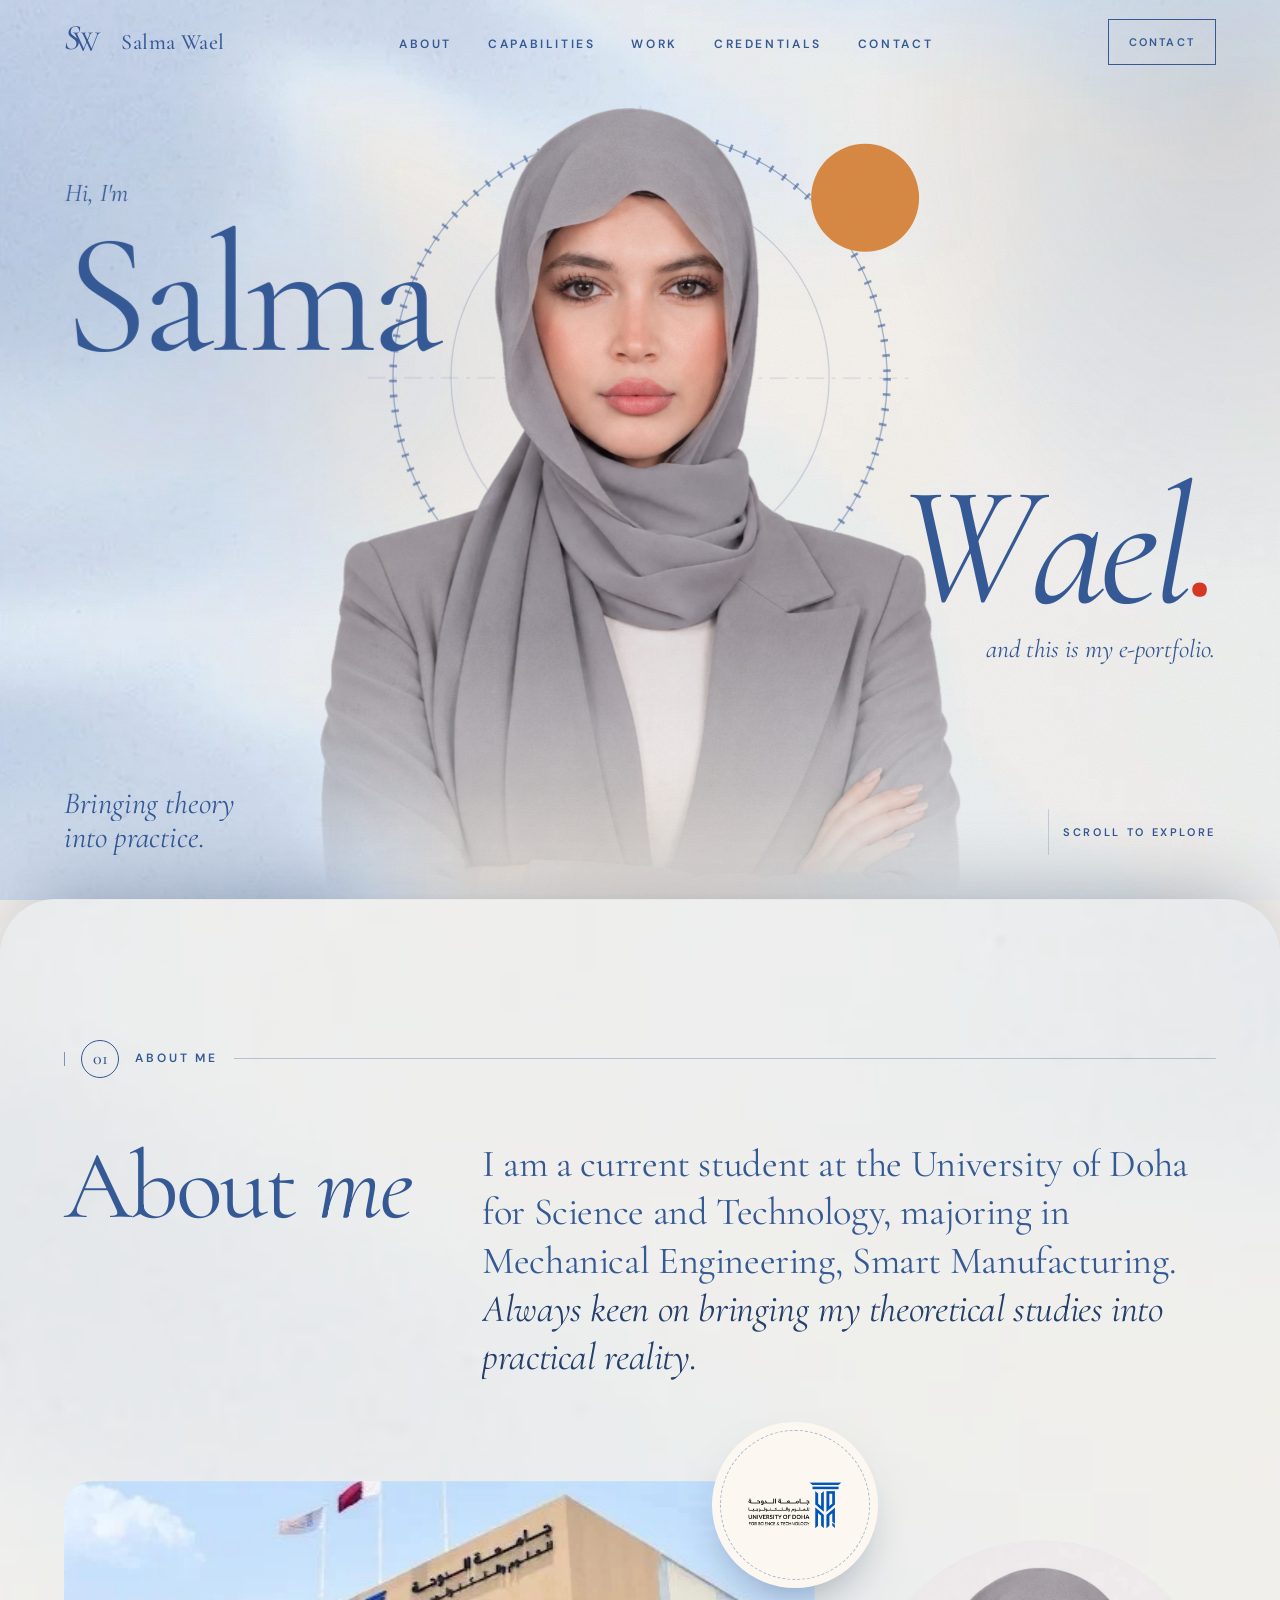
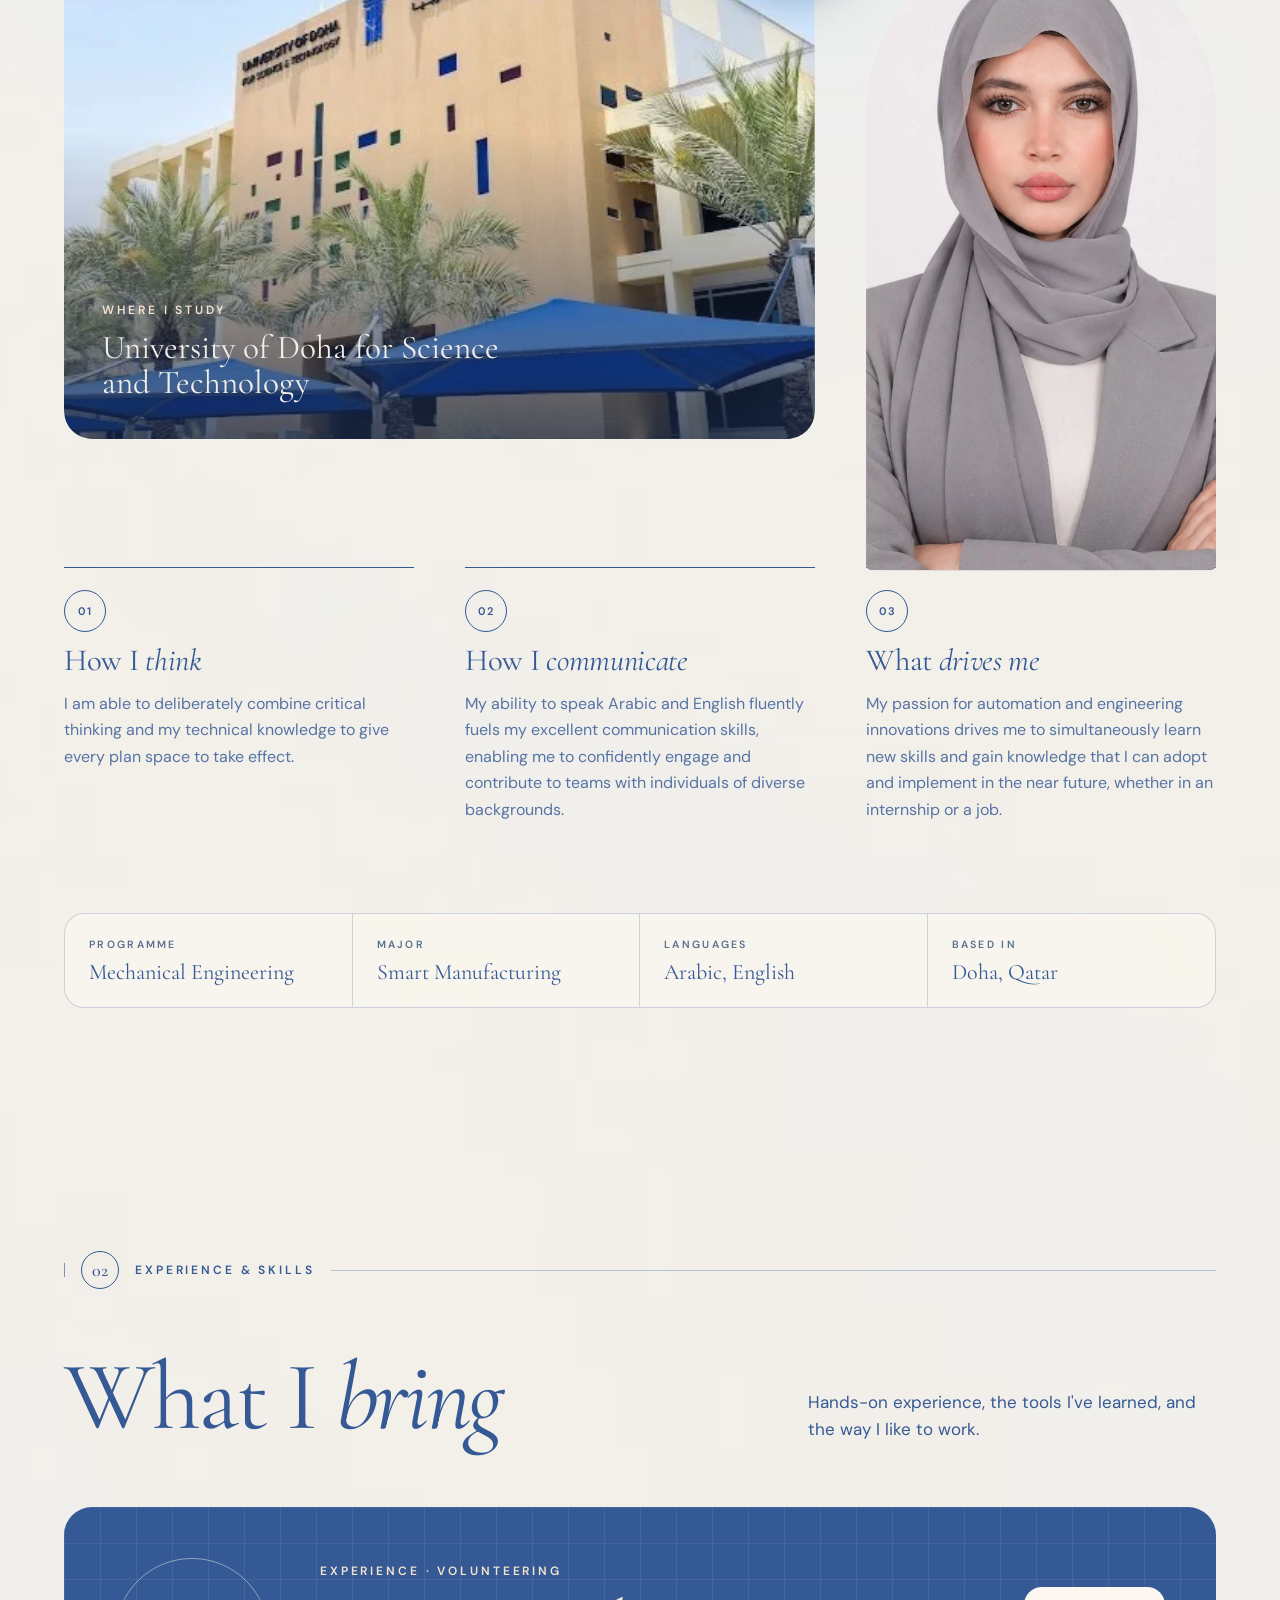
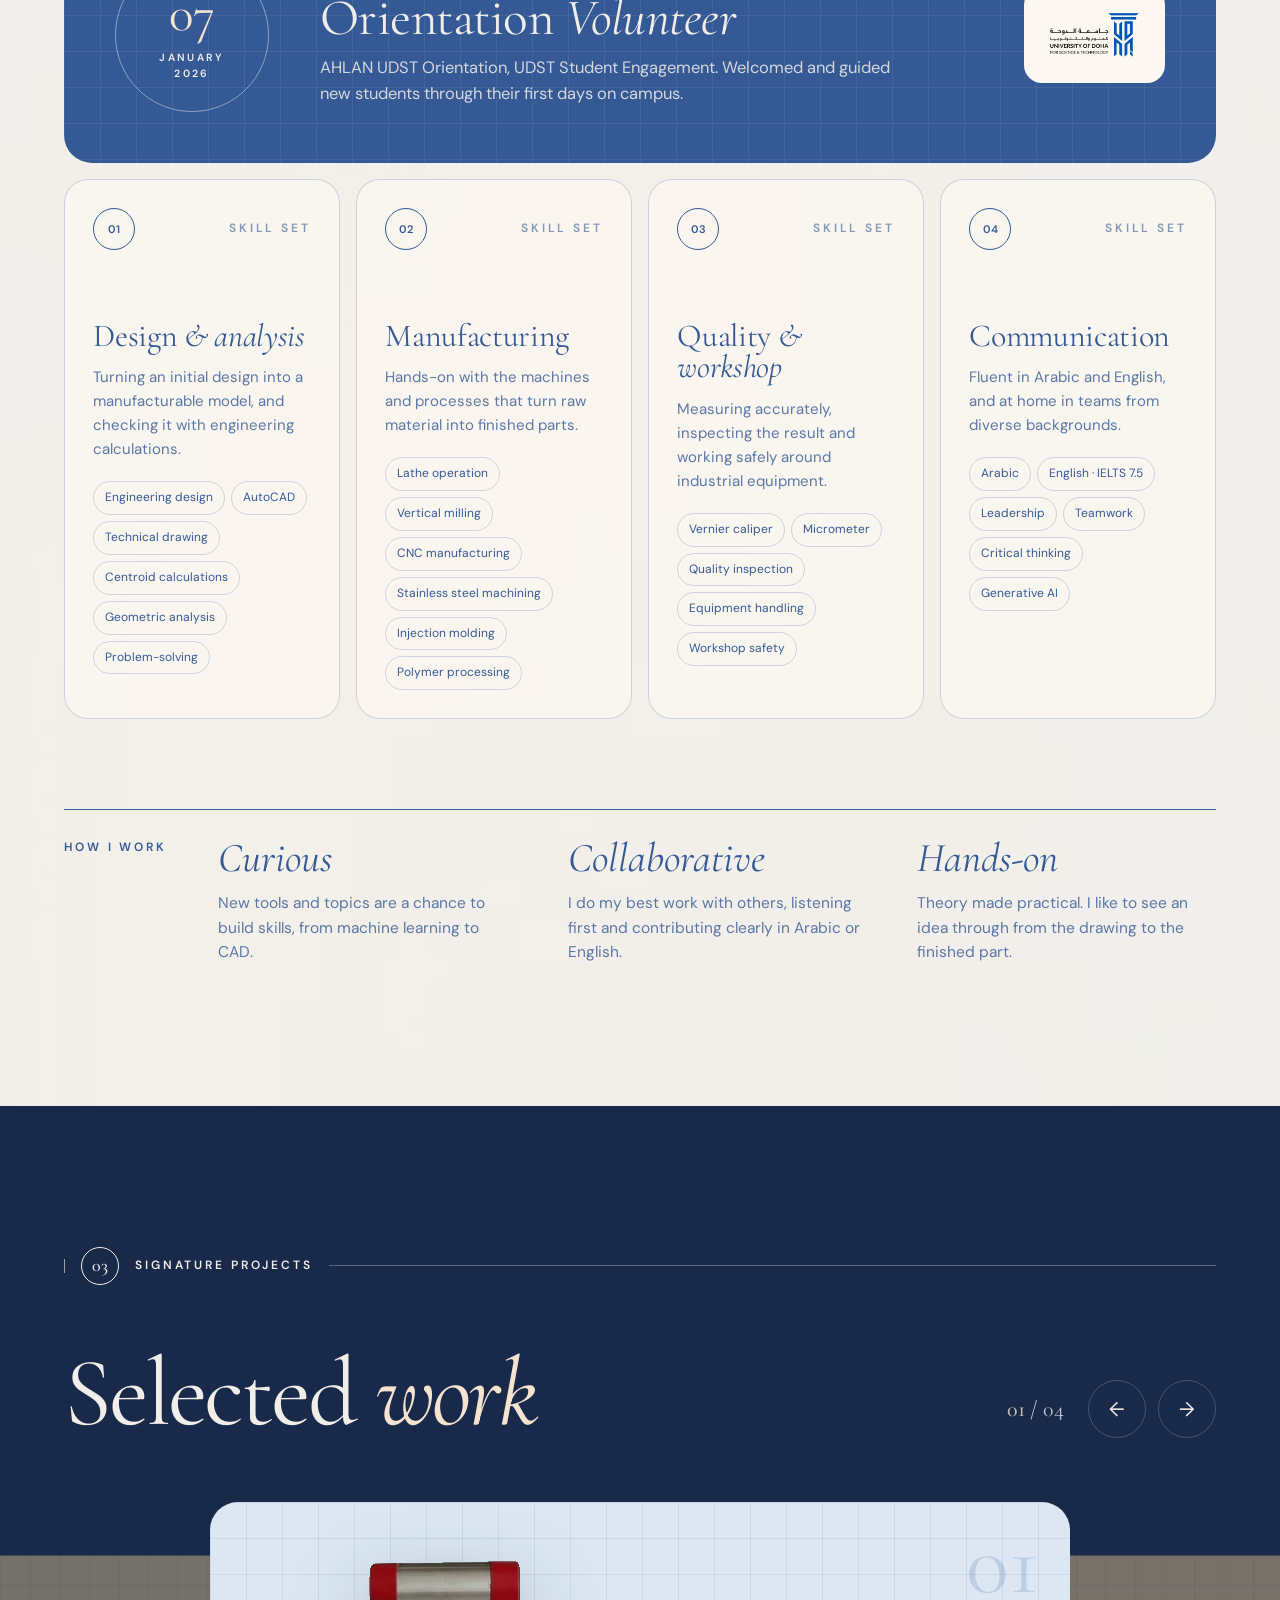
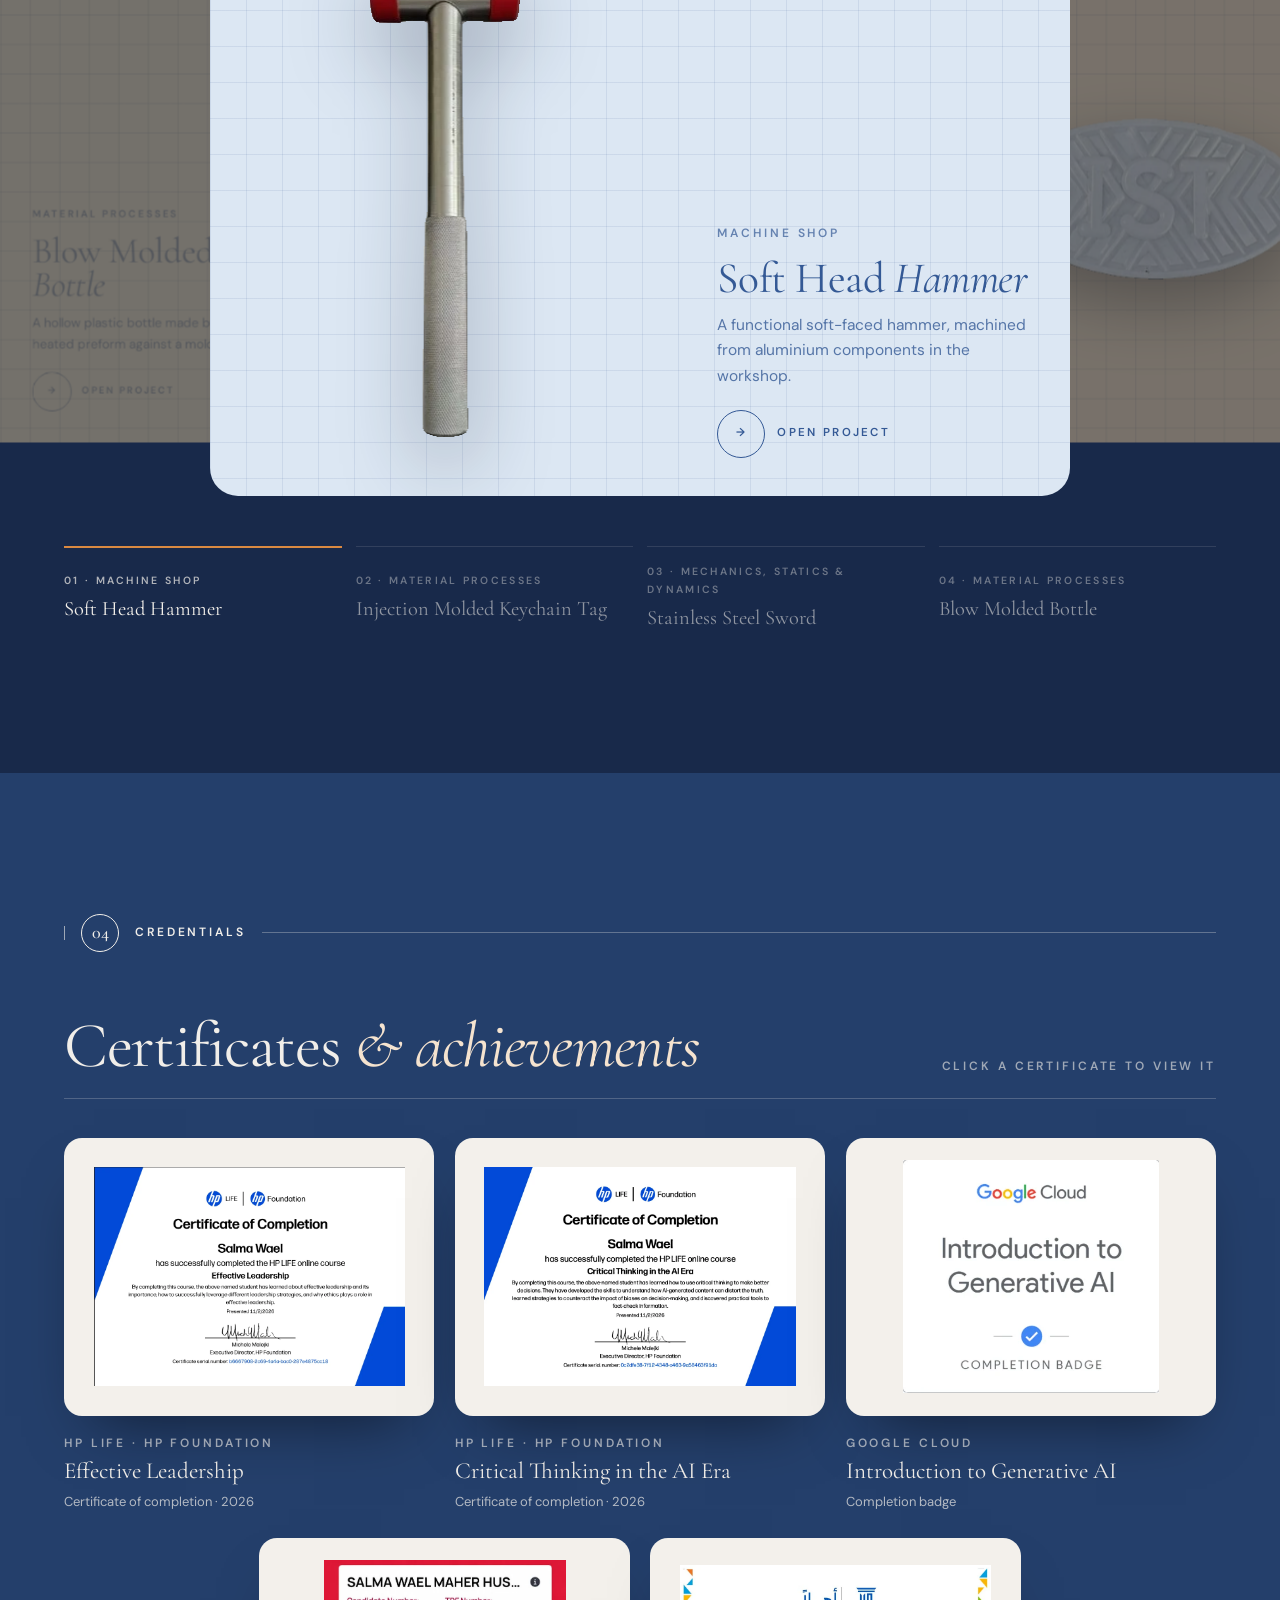
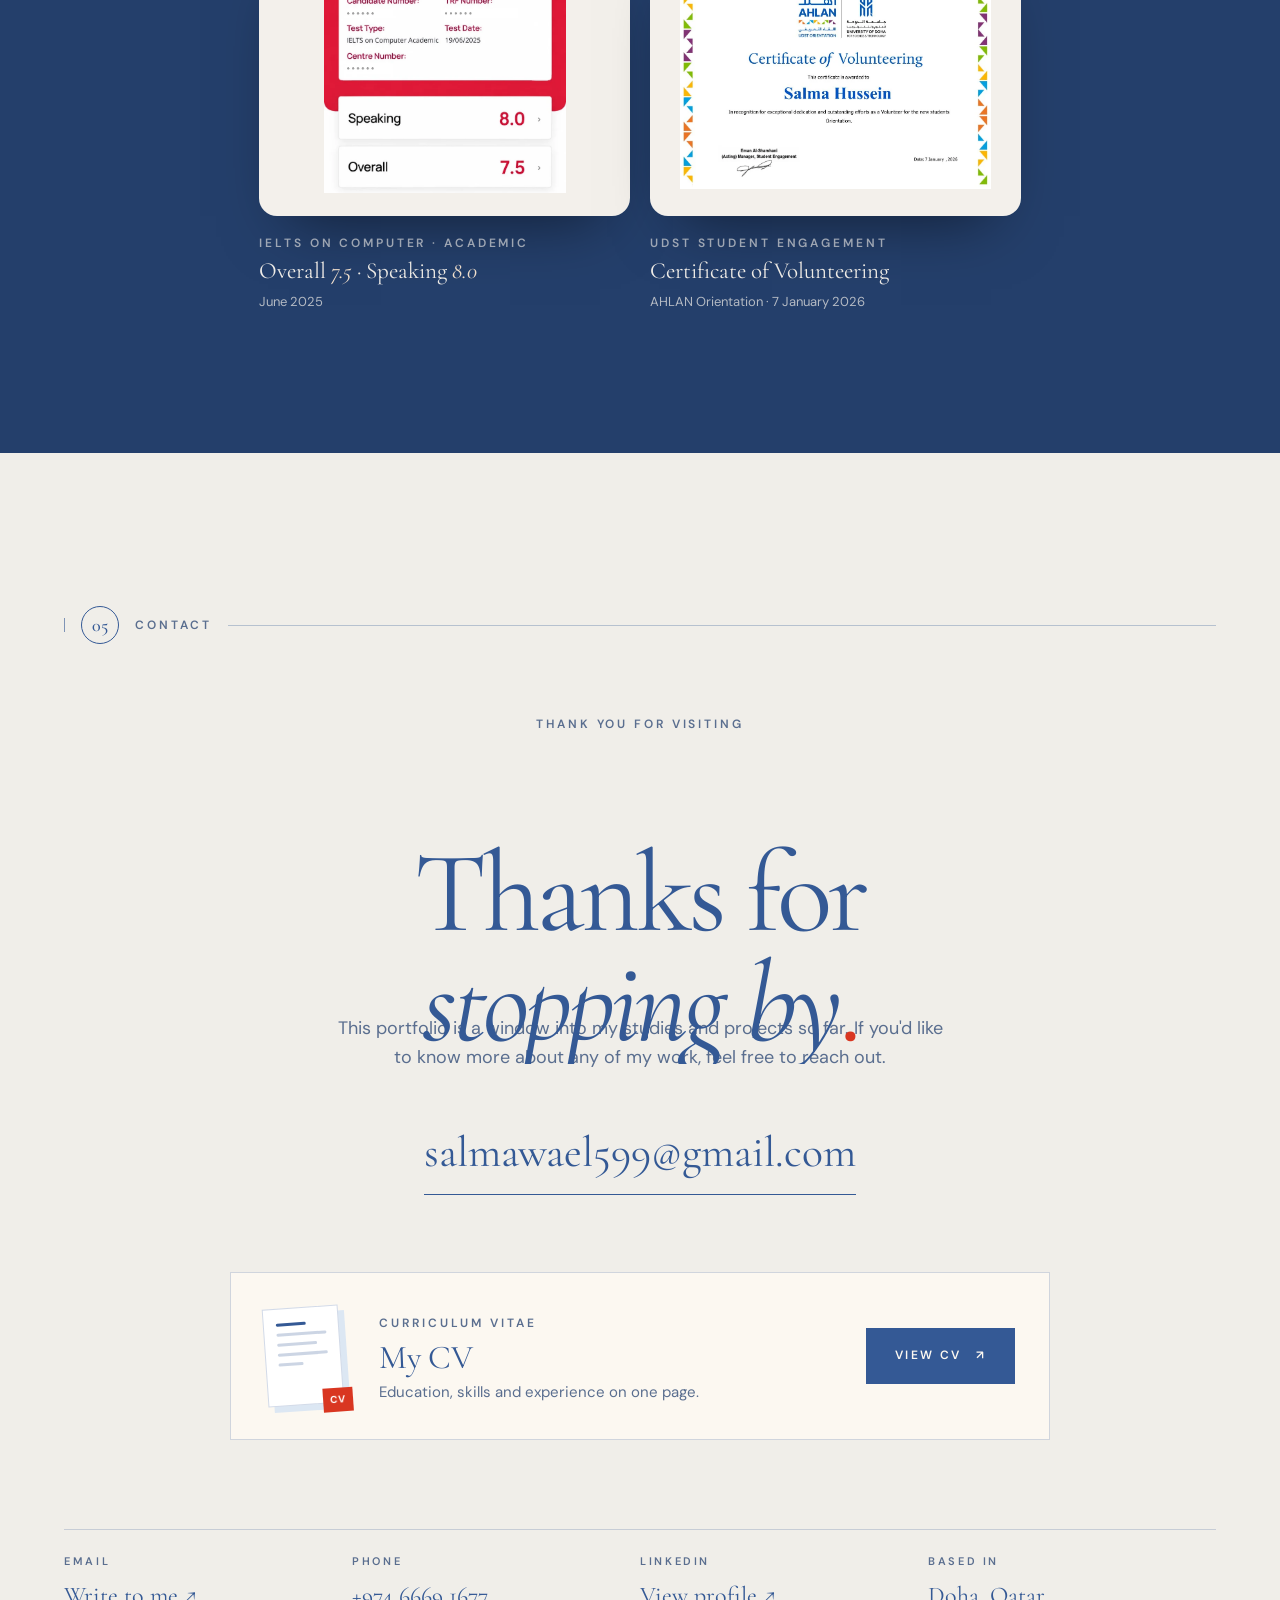
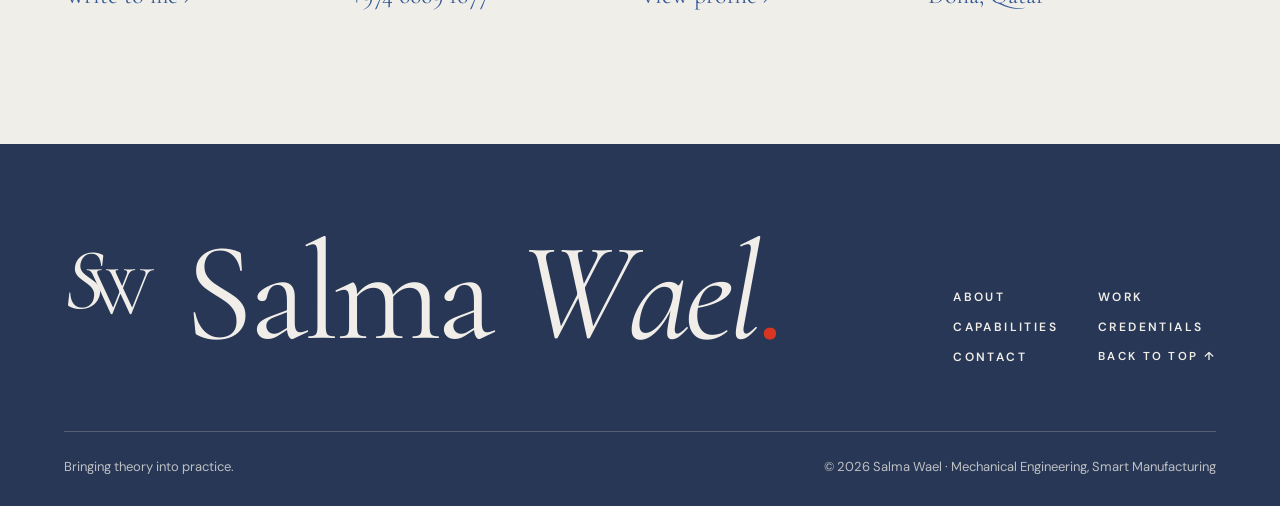
<file: index.html>
<!DOCTYPE html>
<html lang="en">
<head>
<meta charset="utf-8">
<meta name="viewport" content="width=device-width, initial-scale=1">
<title>Salma Wael · E-Portfolio</title>
<meta name="description" content="Salma Wael, Mechanical Engineering (Smart Manufacturing) student at the University of Doha for Science and Technology. Selected work, skills and credentials.">
<link rel="icon" href="data:image/svg+xml,%3Csvg xmlns='http://www.w3.org/2000/svg' viewBox='0 0 64 64'%3E%3Crect width='64' height='64' rx='14' fill='%23345995'/%3E%3Ctext x='11' y='43' font-family='Georgia,serif' font-style='italic' font-size='38' fill='%23FCF8F1'%3ES%3C/text%3E%3Ctext x='24' y='50' font-family='Georgia,serif' font-size='30' fill='%23FCF8F1'%3EW%3C/text%3E%3C/svg%3E">
<link rel="preconnect" href="https://fonts.googleapis.com">
<link rel="preconnect" href="https://fonts.gstatic.com" crossorigin>
<link href="https://fonts.googleapis.com/css2?family=Cormorant+Garamond:ital,wght@0,400;0,500;0,600;1,400;1,500&family=DM+Sans:opsz,wght@9..40,400;9..40,500;9..40,600&display=swap" rel="stylesheet">
<script>document.documentElement.classList.add('js');</script>
<link rel="stylesheet" href="assets/css/site.css">
<link rel="stylesheet" href="assets/css/home.css">
</head>
<body>
<div class="bgfx" aria-hidden="true"><div class="bgfx-t"></div><div class="shd a"></div><div class="shd b"></div><div class="shd c"></div><div class="lgt"></div></div>
<div class="grain" aria-hidden="true"></div>
<div class="prog" aria-hidden="true"></div>

<!-- preloader -->
<div class="pl" aria-hidden="true">
  <div class="pl-bg"></div>
  <div class="pl-c">
    <div class="pl-top"><span class="mono"><span class="s">S</span><span class="w">W</span></span><span class="pl-who">Salma Wael</span></div>
    <svg class="cal" viewBox="0 0 700 200" fill="none" stroke="#345995" stroke-width="1.5">
      <rect class="beam" x="20" y="62" width="660" height="34" rx="3" fill="#FCF8F1"/>
      <g class="tk" stroke-width="1"><line x1="40" y1="62" x2="40" y2="48"/><line x1="46" y1="62" x2="46" y2="57"/><line x1="52" y1="62" x2="52" y2="57"/><line x1="58" y1="62" x2="58" y2="57"/><line x1="64" y1="62" x2="64" y2="57"/><line x1="70" y1="62" x2="70" y2="53"/><line x1="76" y1="62" x2="76" y2="57"/><line x1="82" y1="62" x2="82" y2="57"/><line x1="88" y1="62" x2="88" y2="57"/><line x1="94" y1="62" x2="94" y2="57"/><line x1="100" y1="62" x2="100" y2="48"/><line x1="106" y1="62" x2="106" y2="57"/><line x1="112" y1="62" x2="112" y2="57"/><line x1="118" y1="62" x2="118" y2="57"/><line x1="124" y1="62" x2="124" y2="57"/><line x1="130" y1="62" x2="130" y2="53"/><line x1="136" y1="62" x2="136" y2="57"/><line x1="142" y1="62" x2="142" y2="57"/><line x1="148" y1="62" x2="148" y2="57"/><line x1="154" y1="62" x2="154" y2="57"/><line x1="160" y1="62" x2="160" y2="48"/><line x1="166" y1="62" x2="166" y2="57"/><line x1="172" y1="62" x2="172" y2="57"/><line x1="178" y1="62" x2="178" y2="57"/><line x1="184" y1="62" x2="184" y2="57"/><line x1="190" y1="62" x2="190" y2="53"/><line x1="196" y1="62" x2="196" y2="57"/><line x1="202" y1="62" x2="202" y2="57"/><line x1="208" y1="62" x2="208" y2="57"/><line x1="214" y1="62" x2="214" y2="57"/><line x1="220" y1="62" x2="220" y2="48"/><line x1="226" y1="62" x2="226" y2="57"/><line x1="232" y1="62" x2="232" y2="57"/><line x1="238" y1="62" x2="238" y2="57"/><line x1="244" y1="62" x2="244" y2="57"/><line x1="250" y1="62" x2="250" y2="53"/><line x1="256" y1="62" x2="256" y2="57"/><line x1="262" y1="62" x2="262" y2="57"/><line x1="268" y1="62" x2="268" y2="57"/><line x1="274" y1="62" x2="274" y2="57"/><line x1="280" y1="62" x2="280" y2="48"/><line x1="286" y1="62" x2="286" y2="57"/><line x1="292" y1="62" x2="292" y2="57"/><line x1="298" y1="62" x2="298" y2="57"/><line x1="304" y1="62" x2="304" y2="57"/><line x1="310" y1="62" x2="310" y2="53"/><line x1="316" y1="62" x2="316" y2="57"/><line x1="322" y1="62" x2="322" y2="57"/><line x1="328" y1="62" x2="328" y2="57"/><line x1="334" y1="62" x2="334" y2="57"/><line x1="340" y1="62" x2="340" y2="48"/><line x1="346" y1="62" x2="346" y2="57"/><line x1="352" y1="62" x2="352" y2="57"/><line x1="358" y1="62" x2="358" y2="57"/><line x1="364" y1="62" x2="364" y2="57"/><line x1="370" y1="62" x2="370" y2="53"/><line x1="376" y1="62" x2="376" y2="57"/><line x1="382" y1="62" x2="382" y2="57"/><line x1="388" y1="62" x2="388" y2="57"/><line x1="394" y1="62" x2="394" y2="57"/><line x1="400" y1="62" x2="400" y2="48"/><line x1="406" y1="62" x2="406" y2="57"/><line x1="412" y1="62" x2="412" y2="57"/><line x1="418" y1="62" x2="418" y2="57"/><line x1="424" y1="62" x2="424" y2="57"/><line x1="430" y1="62" x2="430" y2="53"/><line x1="436" y1="62" x2="436" y2="57"/><line x1="442" y1="62" x2="442" y2="57"/><line x1="448" y1="62" x2="448" y2="57"/><line x1="454" y1="62" x2="454" y2="57"/><line x1="460" y1="62" x2="460" y2="48"/><line x1="466" y1="62" x2="466" y2="57"/><line x1="472" y1="62" x2="472" y2="57"/><line x1="478" y1="62" x2="478" y2="57"/><line x1="484" y1="62" x2="484" y2="57"/><line x1="490" y1="62" x2="490" y2="53"/><line x1="496" y1="62" x2="496" y2="57"/><line x1="502" y1="62" x2="502" y2="57"/><line x1="508" y1="62" x2="508" y2="57"/><line x1="514" y1="62" x2="514" y2="57"/><line x1="520" y1="62" x2="520" y2="48"/><line x1="526" y1="62" x2="526" y2="57"/><line x1="532" y1="62" x2="532" y2="57"/><line x1="538" y1="62" x2="538" y2="57"/><line x1="544" y1="62" x2="544" y2="57"/><line x1="550" y1="62" x2="550" y2="53"/><line x1="556" y1="62" x2="556" y2="57"/><line x1="562" y1="62" x2="562" y2="57"/><line x1="568" y1="62" x2="568" y2="57"/><line x1="574" y1="62" x2="574" y2="57"/><line x1="580" y1="62" x2="580" y2="48"/><line x1="586" y1="62" x2="586" y2="57"/><line x1="592" y1="62" x2="592" y2="57"/><line x1="598" y1="62" x2="598" y2="57"/><line x1="604" y1="62" x2="604" y2="57"/><line x1="610" y1="62" x2="610" y2="53"/><line x1="616" y1="62" x2="616" y2="57"/><line x1="622" y1="62" x2="622" y2="57"/><line x1="628" y1="62" x2="628" y2="57"/><line x1="634" y1="62" x2="634" y2="57"/><line x1="640" y1="62" x2="640" y2="48"/></g>
      <g class="tl" fill="#345995" stroke="none" font-family="DM Sans,sans-serif" font-size="11" text-anchor="middle"><text x="40" y="40">0</text><text x="100" y="40">10</text><text x="160" y="40">20</text><text x="220" y="40">30</text><text x="280" y="40">40</text><text x="340" y="40">50</text><text x="400" y="40">60</text><text x="460" y="40">70</text><text x="520" y="40">80</text><text x="580" y="40">90</text><text x="640" y="40">100</text></g>
      <path class="jaw-f" d="M20 62 V150 L46 178 V96 H56 V62 Z" fill="#E3EEF7"/>
      <g class="slider"><path d="M28 56 H96 V104 H62 V178 L36 150 V104 H28 Z" fill="#FCF8F1"/><rect x="40" y="66" width="44" height="26" rx="2" fill="#DA8941" stroke="none" opacity=".9"/><line x1="62" y1="104" x2="62" y2="140" stroke-dasharray="3 3"/></g>
    </svg>
    <div class="pl-read"><span class="lab">Reading</span><b><span class="pl-n">0</span><small>%</small></b></div>
    <div class="pl-ep">E-Portfolio</div>
  </div>
</div>
<div class="cur" aria-hidden="true"><div class="cur-bg"></div><div class="cur-in"><svg class="cur-ring" viewBox="0 0 240 240" fill="none" stroke="#345995"><circle class="r1" cx="120" cy="120" r="112" stroke-opacity=".5"/><circle class="r2" cx="120" cy="120" r="112" stroke-width="6" stroke-dasharray="1.5 9.2" stroke-opacity=".7"/><circle class="r3" cx="120" cy="120" r="88" stroke-opacity=".25"/></svg><span class="mono cur-logo"><span class="s">S</span><span class="w">W</span></span><span class="cur-dot"></span></div></div>

<!-- nav -->
<header class="nav">
  <div class="wrap nav-in">
    <a class="brand" href="#home" data-home><span class="mono"><span class="s">S</span><span class="w">W</span></span><span>Salma Wael</span></a>
    <ul>
      <li><a href="#about" data-sec>About</a></li>
      <li><a href="#capabilities" data-sec>Capabilities</a></li>
      <li><a href="#work" data-sec>Work</a></li>
      <li><a href="#credentials" data-sec>Credentials</a></li>
      <li><a href="#contact" data-sec>Contact</a></li>
    </ul>
    <div class="nav-cta">
      <a class="btn ghost sm" href="#contact" data-sec>Contact</a>
      <button class="burger" aria-label="Menu" aria-expanded="false"><i></i><i></i></button>
    </div>
  </div>
</header>
<nav class="mmenu" aria-label="Mobile">
  <a href="#about" data-sec><span>01</span>About</a>
  <a href="#capabilities" data-sec><span>02</span>Capabilities</a>
  <a href="#work" data-sec><span>03</span>Work</a>
  <a href="#credentials" data-sec><span>04</span>Credentials</a>
  <a href="#contact" data-sec><span>05</span>Contact</a>
  <p>Bringing theory into practice.</p>
</nav>

<main>
<!-- ================= HOME ================= -->
<div class="view-home">

<section class="stage" id="home">
  <div class="stage-in">
    <div class="st-ring" aria-hidden="true"><svg viewBox="0 0 400 400" fill="none" stroke="#345995">
      <circle class="draw" cx="200" cy="200" r="196" stroke-opacity=".45"/>
      <g class="spin ticks"><circle cx="200" cy="200" r="196" stroke-dasharray="2 10" stroke-width="6"/></g>
      <circle class="draw" cx="200" cy="200" r="150" stroke-opacity=".22"/>
      <path d="M200 -16V416M-16 200H416" stroke-opacity=".16" stroke-dasharray="14 6 3 6"/>
    </svg></div>
    <div class="st-sunw" aria-hidden="true"><div class="st-sun"></div></div>
    <div class="st-port"><img class="cut" src="assets/img/salma-cutout.webp" alt="Portrait of Salma Wael"></div>
    <h1 class="st-name a"><span class="st-hi">Hi, I'm</span><span data-split>Salma</span><span class="sr"> Wael, and this is my e-portfolio</span></h1>
    <p class="st-name b" aria-hidden="true"><span data-split>Wael</span><span class="dot">.</span><span class="st-ep">and this is my e-portfolio.</span></p>
    <div class="st-foot">
      <p class="st-tag"><span><i>Bringing theory</i></span><span><i>into practice.</i></span></p>
      <a class="st-cue" href="#about" data-sec><i></i>Scroll to explore</a>
    </div>
  </div>
  <div class="st-dim"></div>
</section>

<div class="sheet" id="sheet">
  <div class="bg" aria-hidden="true"></div>

  <!-- ABOUT: lead + campus collage + three notes -->
  <section class="ab4" id="about">
    <div class="wrap">
      <div class="dim rv"><span class="n">01</span><span class="lab">About me</span></div>
      <div class="ab4-top">
        <h2 class="h-xl rv">About <em>me</em></h2>
        <p class="ab4-lead" data-lines>I am a current student at the University of Doha for Science and Technology, majoring in Mechanical Engineering, Smart Manufacturing. <em>Always keen on bringing my theoretical studies into practical reality.</em></p>
      </div>
      <div class="ab4-collage">
        <figure class="ab4-campus"><img src="assets/img/udst-building.webp" alt="UDST campus building"><figcaption><span class="lab">Where I study</span><b>University of Doha for Science and Technology</b></figcaption></figure>
        <figure class="ab4-arch"><img src="assets/img/salma-portrait.webp" alt="Salma Wael"></figure>
        <div class="ab4-badge"><img src="assets/img/udst-logo.png" alt="University of Doha for Science and Technology logo"></div>
      </div>
      <div class="ab4-notes">
        <article class="rv"><span class="n">01</span><h3>How I <em>think</em></h3><p>I am able to deliberately combine critical thinking and my technical knowledge to give every plan space to take effect.</p></article>
        <article class="rv"><span class="n">02</span><h3>How I <em>communicate</em></h3><p>My ability to speak Arabic and English fluently fuels my excellent communication skills, enabling me to confidently engage and contribute to teams with individuals of diverse backgrounds.</p></article>
        <article class="rv"><span class="n">03</span><h3>What <em>drives me</em></h3><p>My passion for automation and engineering innovations drives me to simultaneously learn new skills and gain knowledge that I can adopt and implement in the near future, whether in an internship or a job.</p></article>
      </div>
      <dl class="ab4-facts rv">
        <div><dt>Programme</dt><dd>Mechanical Engineering</dd></div>
        <div><dt>Major</dt><dd>Smart Manufacturing</dd></div>
        <div><dt>Languages</dt><dd>Arabic, English</dd></div>
        <div><dt>Based in</dt><dd>Doha, Qatar</dd></div>
      </dl>
    </div>
  </section>

  <!-- EXPERIENCE & SKILLS: experience feature + skill tiles + traits -->
  <section class="sk2" id="capabilities">
    <div class="wrap">
      <div class="dim rv"><span class="n">02</span><span class="lab">Experience &amp; skills</span></div>
      <div class="sk2-head">
        <h2 class="h-xl rv">What I <em>bring</em></h2>
        <p class="rv">Hands-on experience, the tools I've learned, and the way I like to work.</p>
      </div>
      <article class="sk2-exp rv">
        <div class="sk2-date"><b>07</b><span>January<br>2026</span></div>
        <div class="sk2-exp-t">
          <span class="lab">Experience · Volunteering</span>
          <h3>Orientation <em>Volunteer</em></h3>
          <p>AHLAN UDST Orientation, UDST Student Engagement. Welcomed and guided new students through their first days on campus.</p>
        </div>
        <img class="sk2-logo" src="assets/img/udst-logo.png" alt="">
      </article>
      <div class="sk2-grid">
        <article class="sk2-tile rv"><div class="top"><span class="n">01</span><span class="lab">Skill set</span></div><h3>Design <em>&amp; analysis</em></h3><p>Turning an initial design into a manufacturable model, and checking it with engineering calculations.</p><ul><li>Engineering design</li><li>AutoCAD</li><li>Technical drawing</li><li>Centroid calculations</li><li>Geometric analysis</li><li>Problem-solving</li></ul></article>
        <article class="sk2-tile rv"><div class="top"><span class="n">02</span><span class="lab">Skill set</span></div><h3>Manufac&shy;turing</h3><p>Hands-on with the machines and processes that turn raw material into finished parts.</p><ul><li>Lathe operation</li><li>Vertical milling</li><li>CNC manufacturing</li><li>Stainless steel machining</li><li>Injection molding</li><li>Polymer processing</li></ul></article>
        <article class="sk2-tile rv"><div class="top"><span class="n">03</span><span class="lab">Skill set</span></div><h3>Quality <em>&amp; workshop</em></h3><p>Measuring accurately, inspecting the result and working safely around industrial equipment.</p><ul><li>Vernier caliper</li><li>Micrometer</li><li>Quality inspection</li><li>Equipment handling</li><li>Workshop safety</li></ul></article>
        <article class="sk2-tile rv"><div class="top"><span class="n">04</span><span class="lab">Skill set</span></div><h3>Commu&shy;nication</h3><p>Fluent in Arabic and English, and at home in teams from diverse backgrounds.</p><ul><li>Arabic</li><li>English · IELTS 7.5</li><li>Leadership</li><li>Teamwork</li><li>Critical thinking</li><li>Generative AI</li></ul></article>
      </div>
      <div class="sk2-traits">
        <span class="lab rv">How I work</span>
        <div class="sk2-trait rv"><b>Curious</b><p>New tools and topics are a chance to build skills, from machine learning to CAD.</p></div>
        <div class="sk2-trait rv"><b>Collaborative</b><p>I do my best work with others, listening first and contributing clearly in Arabic or English.</p></div>
        <div class="sk2-trait rv"><b>Hands-on</b><p>Theory made practical. I like to see an idea through from the drawing to the finished part.</p></div>
      </div>
    </div>
  </section>
</div>

<!-- SELECTED WORK: index list + sticky preview -->
<section class="wc" id="work">
  <div class="wrap">
    <div class="dim rv"><span class="n">03</span><span class="lab">Signature projects</span></div>
    <div class="wc-head">
      <h2 class="h-xl rv">Selected <em>work</em></h2>
      <div class="wc-ctrl rv">
        <span class="wc-count"><b id="wcNow">01</b> / 04</span>
        <button class="wc-btn" id="wcPrev" aria-label="Previous project">←</button>
        <button class="wc-btn" id="wcNext" aria-label="Next project">→</button>
      </div>
    </div>
  </div>
  <div class="wc-stage rv" id="wcStage"><div class="wc-track" id="works"></div></div>
  <div class="wrap"><div class="wc-tabs" id="wcTabs"></div></div>
</section>

<section class="cr dark" id="credentials">
  <div class="wrap">
    <div class="dim rv"><span class="n">04</span><span class="lab">Credentials</span></div>
    <div class="cr-more-h rv"><h2>Certificates <em>&amp; achievements</em></h2><span class="lab">Click a certificate to view it</span></div>
    <div class="cr-cards">
        <figure class="crc rv" style="--d:0s" data-zoom="assets/img/cert-hp-leadership.webp" data-cap="Effective Leadership · HP LIFE, HP Foundation"><div class="im"><img src="assets/img/cert-hp-leadership.webp" alt="HP LIFE certificate of completion, Effective Leadership" loading="lazy"></div><figcaption><span class="lab">HP LIFE · HP Foundation</span><b>Effective Leadership</b><small>Certificate of completion · 2026</small></figcaption></figure>
        <figure class="crc rv" style="--d:0.08s" data-zoom="assets/img/cert-hp-critical-thinking.webp" data-cap="Critical Thinking in the AI Era · HP LIFE, HP Foundation"><div class="im"><img src="assets/img/cert-hp-critical-thinking.webp" alt="HP LIFE certificate of completion, Critical Thinking in the AI Era" loading="lazy"></div><figcaption><span class="lab">HP LIFE · HP Foundation</span><b>Critical Thinking in the AI Era</b><small>Certificate of completion · 2026</small></figcaption></figure>
        <figure class="crc rv" style="--d:0.16s" data-zoom="assets/img/badge-google-genai.webp" data-cap="Introduction to Generative AI · Google Cloud completion badge"><div class="im"><img src="assets/img/badge-google-genai.webp" alt="Google Cloud completion badge, Introduction to Generative AI" loading="lazy"></div><figcaption><span class="lab">Google Cloud</span><b>Introduction to Generative AI</b><small>Completion badge</small></figcaption></figure>
        <figure class="crc rv" style="--d:0.08s" data-zoom="assets/img/ielts.webp" data-cap="IELTS Academic · Overall 7.5, Speaking 8.0"><div class="im"><img src="assets/img/ielts.webp" alt="IELTS Academic results, overall 7.5 and speaking 8.0" loading="lazy"></div><figcaption><span class="lab">IELTS on Computer · Academic</span><b>Overall <em>7.5</em> · Speaking <em>8.0</em></b><small>June 2025</small></figcaption></figure>
        <figure class="crc rv" style="--d:0.16s" data-zoom="assets/img/cert-volunteering.webp" data-cap="Certificate of Volunteering · AHLAN UDST Orientation"><div class="im"><img src="assets/img/cert-volunteering.webp" alt="Certificate of Volunteering, AHLAN UDST Orientation" loading="lazy"></div><figcaption><span class="lab">UDST Student Engagement</span><b>Certificate of Volunteering</b><small>AHLAN Orientation · 7 January 2026</small></figcaption></figure>
    </div>
  </div>
</section>

<section class="ct veil-l" id="contact">
  <div class="wrap">
    <div class="dim rv"><span class="n">05</span><span class="lab">Contact</span></div>
    <span class="lab rv">Thank you for visiting</span>
    <h2 class="reveal-h"><span class="ln"><span>Thanks for</span></span><span class="ln"><span><em>stopping by</em><span class="dot">.</span></span></span></h2>
    <p class="sub rv">This portfolio is a window into my studies and projects so far. If you'd like to know more about any of my work, feel free to reach out.</p>
    <a class="ct-mail rv" href="mailto:salmawael599@gmail.com">salmawael599@gmail.com</a>
    <div class="cv rv">
      <div class="cv-doc" aria-hidden="true"><i></i><i></i><i></i><i></i><i></i><span>CV</span></div>
      <div class="cv-txt"><span class="lab">Curriculum Vitae</span><h3>My CV</h3><p id="cvNote">Education, skills and experience on one page.</p></div>
      <a class="btn" id="cvBtn" href="assets/cv/Salma-Wael-CV.pdf" target="_blank" rel="noopener">View CV <span class="arr">↗</span></a>
    </div>
    <div class="ct-row rv">
      <a href="mailto:salmawael599@gmail.com"><span class="lab">Email</span><b>Write to me ↗</b></a>
      <a href="tel:+97466691677"><span class="lab">Phone</span><b>+974 6669 1677</b></a>
      <a href="https://www.linkedin.com/in/salma-wael-187057363/" target="_blank" rel="noopener"><span class="lab">LinkedIn</span><b>View profile ↗</b></a>
      <div><span class="lab">Based in</span><b>Doha, Qatar</b></div>
    </div>
  </div>
</section>
</div>

<!-- ================= PROJECT ================= -->
<div class="view-proj" id="proj"></div>
</main>

<footer class="foot veil-d dark">
  <div class="wrap">
    <div class="foot-top">
      <div class="foot-name"><span class="mono foot-mono" aria-hidden="true"><span class="s">S</span><span class="w">W</span></span><span data-split>Salma</span> <em data-split>Wael</em><span class="dot">.</span></div>
      <div class="foot-links">
        <a href="#about" data-sec>About</a><a href="#work" data-sec>Work</a>
        <a href="#capabilities" data-sec>Capabilities</a><a href="#credentials" data-sec>Credentials</a>
        <a href="#contact" data-sec>Contact</a><button class="totop" type="button">Back to top ↑</button>
      </div>
    </div>
    <div class="foot-bot"><span>Bringing theory into practice.</span><span>© 2026 Salma Wael · Mechanical Engineering, Smart Manufacturing</span></div>
  </div>
</footer>

<div class="lb" role="dialog" aria-modal="true" aria-label="Image viewer"><img alt=""><p></p></div>
<script src="assets/vendor/gsap.min.js"></script>
<script src="assets/vendor/ScrollTrigger.min.js"></script>
<script src="assets/vendor/lenis.min.js"></script>
<script src="assets/js/site.js"></script>
</body>
</html>
</file>
<file: assets/css/site.css>
/* Salma Wael · E-Portfolio · 2026 */
:root{
  --cream:#F1EEE9;--warm:#EEE4D5;--off:#FCF8F1;--sky:#E3EEF7;
  --cobalt:#345995;--cobalt-d:#243F6B;--navy:#18294A;--royal:#0657B2;--ink:#2A3037;
  --gold:#DA8941;--butter:#F5E3CF;--red:#D93621;
  --mut:#5A6E8F;--line:rgba(52,89,149,.22);--lined:rgba(241,238,233,.22);
  --serif:"Cormorant Garamond",Georgia,"Times New Roman",serif;
  --sans:"DM Sans",system-ui,-apple-system,"Segoe UI",sans-serif;
  --ease:cubic-bezier(.76,0,.24,1);--out:cubic-bezier(.16,1,.3,1);
  --pad:clamp(20px,5vw,84px);--gx:clamp(24px,4vw,64px);
  --split:minmax(0,4fr) minmax(0,8fr);
}
*,*::before,*::after{box-sizing:border-box}
html{background:var(--cream);scroll-behavior:smooth}
body{margin:0;color:var(--cobalt);font-family:var(--sans);font-size:17px;line-height:1.65;-webkit-font-smoothing:antialiased;overflow-x:hidden;background:transparent}
img{display:block;max-width:100%}
a{color:inherit;text-decoration:none}
h1,h2,h3,h4,p,figure,dl,dd{margin:0}
h1,h2,h3,h4{font-family:var(--serif);font-weight:400;text-wrap:balance;letter-spacing:-.01em}
button{font:inherit;color:inherit}
:focus-visible{outline:2px solid var(--royal);outline-offset:4px}
::selection{background:var(--cobalt);color:var(--off)}
.wrap{width:100%;max-width:1440px;margin:0 auto;padding-left:var(--pad);padding-right:var(--pad)}
.lab{font-weight:600;font-size:12px;letter-spacing:.24em;text-transform:uppercase}
.ital{font-style:italic;font-weight:400}
.dot{color:var(--red)}
.mut{color:var(--mut)}
.dark{color:var(--cream)}
.dark .mut{color:rgba(241,238,233,.7)}

/* living background */
.bgfx{position:fixed;inset:0;z-index:-1;pointer-events:none;overflow:hidden;background:#E7E9EE}
.bgfx-t{position:absolute;inset:-10%;background:url(../img/texture-wide.webp) center/cover no-repeat;animation:drift 50s ease-in-out infinite alternate;will-change:transform;opacity:.95}
@media (max-aspect-ratio:1/1){.bgfx-t{background-image:url(../img/texture.webp)}}
@keyframes drift{0%{transform:scale(1.04) translate3d(-1.5%,0,0)}50%{transform:scale(1.12) translate3d(1.5%,-2%,0) rotate(.5deg)}100%{transform:scale(1.06) translate3d(2%,1.5%,0) rotate(-.4deg)}}
.shd{position:absolute;border-radius:50%;opacity:.5;will-change:transform}
.shd.a{width:70vmax;height:42vmax;left:-20vmax;top:10vh;background:radial-gradient(closest-side,rgba(52,89,149,.28),rgba(52,89,149,0));animation:sa 33s ease-in-out infinite alternate}
.shd.b{width:56vmax;height:76vmax;right:-24vmax;top:-30vmax;background:radial-gradient(closest-side,rgba(36,63,107,.3),rgba(36,63,107,0));animation:sb 39s ease-in-out infinite alternate}
.shd.c{width:40vmax;height:28vmax;left:34vw;bottom:-14vmax;background:radial-gradient(closest-side,rgba(218,137,65,.16),rgba(218,137,65,0));animation:sc 29s ease-in-out infinite alternate}
@keyframes sa{to{transform:translate3d(24vw,16vh,0) rotate(18deg) scale(1.12)}}
@keyframes sb{to{transform:translate3d(-14vw,22vh,0) rotate(-14deg) scale(.9)}}
@keyframes sc{to{transform:translate3d(-24vw,-28vh,0) rotate(10deg) scale(1.2)}}
.lgt{display:none;position:absolute;inset:0;background:radial-gradient(640px circle at var(--lx,70%) var(--ly,30%),rgba(255,255,255,.5),transparent 65%);mix-blend-mode:soft-light}
.grain{position:fixed;inset:0;z-index:90;pointer-events:none;opacity:.07;background-image:url("data:image/svg+xml;utf8,<svg xmlns='http://www.w3.org/2000/svg' width='220' height='220'><filter id='n'><feTurbulence type='fractalNoise' baseFrequency='.85' numOctaves='2' stitchTiles='stitch'/><feColorMatrix values='0 0 0 0 .1  0 0 0 0 .15  0 0 0 0 .3  0 0 0 .9 0'/></filter><rect width='100%' height='100%' filter='url(%23n)'/></svg>");}
@keyframes gr{0%{transform:translate(0,0)}20%{transform:translate(-3%,2%)}40%{transform:translate(2%,-3%)}60%{transform:translate(-2%,-1%)}80%{transform:translate(3%,3%)}}
.veil-l{background:rgba(241,238,233,.6)}
.veil-s{background:rgba(227,238,247,.62)}
.veil-d{background:rgba(24,41,74,.93)}
.veil-c{background:rgba(52,89,149,.94)}

/* monogram */
.mono{font-family:var(--serif);font-weight:400;position:relative;display:inline-block;width:1.2em;height:1.05em;line-height:1;flex:none}
.mono .s{position:absolute;left:0;top:-.1em;font-style:italic}
.mono .w{position:absolute;left:.32em;top:.14em;font-size:.82em}

/* route curtain */
.cur{position:fixed;inset:0;z-index:80;pointer-events:none;display:grid;place-items:center;color:var(--cobalt);visibility:hidden}
.cur.in,.cur.out{visibility:visible}
.cur.in{pointer-events:all}
.cur-bg{position:absolute;inset:0;background-color:#F3EFE8;background-image:radial-gradient(ellipse at center,rgba(252,248,241,.9),rgba(252,248,241,0) 60%),linear-gradient(rgba(52,89,149,.08) 1px,transparent 1px),linear-gradient(90deg,rgba(52,89,149,.08) 1px,transparent 1px);background-size:100% 100%,32px 32px,32px 32px;border-left:2px solid var(--gold);transform:translateX(102%);will-change:transform}
.cur.in .cur-bg{transform:none;transition:transform .7s var(--ease)}
.cur.out .cur-bg{transform:translateX(-102%);transition:transform .8s var(--ease)}
.cur-in{position:relative;width:clamp(200px,22vw,260px);aspect-ratio:1;display:grid;place-items:center;opacity:0;transform:scale(.85)}
.cur.in .cur-in{opacity:1;transform:none;transition:opacity .35s .2s,transform .7s .2s var(--out)}
.cur.out .cur-in{opacity:0;transform:scale(1.08);transition:opacity .3s,transform .4s}
.cur-ring{position:absolute;inset:0;width:100%;height:100%;overflow:visible}
.cur-ring .r1,.cur-ring .r3{stroke-dasharray:704;stroke-dashoffset:704}
.cur.in .cur-ring .r1{stroke-dashoffset:0;transition:stroke-dashoffset .7s .2s var(--ease)}
.cur.in .cur-ring .r3{stroke-dashoffset:0;transition:stroke-dashoffset .7s .3s var(--ease)}
.cur-ring .r2{transform-origin:120px 120px;opacity:0}
.cur.in .cur-ring .r2{opacity:1;transform:rotate(60deg);transition:opacity .5s .5s,transform 1.4s .3s var(--out)}
.cur-logo{font-size:clamp(84px,9vw,110px);color:var(--cobalt)}
.cur-dot{position:absolute;right:8%;top:8%;width:18%;aspect-ratio:1;border-radius:50%;background:var(--gold);transform:scale(0)}
.cur.in .cur-dot{transform:scale(1);transition:transform .7s .55s cubic-bezier(.34,1.56,.64,1)}

/* progress */
.prog{position:fixed;left:0;top:0;height:2px;width:100%;z-index:75;background:var(--gold);transform-origin:left;transform:scaleX(0);pointer-events:none}

/* nav */
.nav{position:fixed;top:0;left:0;right:0;z-index:70;transition:transform .6s var(--out),background .4s,color .4s,box-shadow .4s}
.nav-in{display:flex;align-items:center;justify-content:space-between;height:84px;gap:24px}
.nav.solid{background:rgba(241,238,233,.86);backdrop-filter:blur(14px);-webkit-backdrop-filter:blur(14px);box-shadow:0 1px 0 var(--line)}
.nav.hide{transform:translateY(-110%)}
.nav.ondark{color:var(--cream)}
.nav.ondark.solid{background:rgba(24,41,74,.86);box-shadow:0 1px 0 var(--lined)}
.brand{display:flex;align-items:center;gap:14px;font-family:var(--serif);font-weight:500;font-size:22px;letter-spacing:.02em}
.brand .mono{font-size:36px}
.brand small{display:none;display:block;font-family:var(--sans);font-size:10.5px;letter-spacing:.24em;text-transform:uppercase;font-weight:600;opacity:.7;margin-top:2px}
.nav ul{display:flex;gap:clamp(18px,2.8vw,40px);list-style:none;margin:0;padding:0}
.nav ul a{font-weight:600;font-size:12px;letter-spacing:.22em;text-transform:uppercase;position:relative;padding:8px 0}
.nav ul a::after{content:"";position:absolute;left:0;right:0;bottom:2px;height:1px;background:currentColor;transform:scaleX(0);transform-origin:right;transition:transform .5s var(--out)}
.nav ul a:hover::after,.nav ul a.on::after{transform:scaleX(1);transform-origin:left}
.nav-cta{display:flex;align-items:center;gap:10px}
.burger{display:none;width:46px;height:46px;border:1px solid currentColor;border-radius:50%;background:none;cursor:pointer;position:relative}
.burger i{position:absolute;left:14px;right:14px;height:1.5px;background:currentColor;transition:transform .5s var(--out),top .5s var(--out)}
.burger i:first-child{top:18px}.burger i:last-child{top:26px}
.menu-open .burger i:first-child{top:22px;transform:rotate(45deg)}
.menu-open .burger i:last-child{top:22px;transform:rotate(-45deg)}
.mmenu{position:fixed;inset:0;z-index:65;background:var(--navy);color:var(--cream);display:flex;flex-direction:column;justify-content:center;padding:100px var(--pad) 40px;clip-path:inset(0 0 100% 0);transition:clip-path .8s var(--ease)}
.menu-open .mmenu{clip-path:inset(0)}
.mmenu a{font-family:var(--serif);font-size:clamp(42px,11vw,64px);line-height:1.1;display:flex;align-items:baseline;gap:18px;padding:6px 0;border-bottom:1px solid var(--lined)}
.mmenu a span{font-family:var(--sans);font-size:12px;letter-spacing:.2em;opacity:.6}
.mmenu p{margin-top:30px;font-size:13px;letter-spacing:.2em;text-transform:uppercase;opacity:.6}
.menu-open .nav{color:var(--cream);background:transparent!important;box-shadow:none!important}
@media (max-width:960px){.nav ul,.nav-cta .btn{display:none}.burger{display:block}}

/* buttons */
.btn{display:inline-flex;align-items:center;gap:14px;padding:17px 28px;background:var(--cobalt);color:var(--off);font-weight:600;font-size:12px;letter-spacing:.2em;text-transform:uppercase;border:1px solid var(--cobalt);cursor:pointer;transition:background .45s var(--out),color .45s var(--out),border-color .45s;position:relative;overflow:hidden;white-space:nowrap}
.btn .arr{display:inline-block;transition:transform .5s var(--out)}
.btn:hover{background:var(--royal);border-color:var(--royal)}
.btn:hover .arr{transform:translateX(5px)}
.btn.ghost{background:transparent;color:var(--cobalt);border-color:var(--cobalt)}
.btn.ghost:hover{background:var(--cobalt);color:var(--off)}
.btn.sm{padding:13px 20px;font-size:11px}
.btn.red{background:var(--red);border-color:var(--red);color:#fff}
.btn.red:hover{background:#b92c19;border-color:#b92c19}
.dark .btn{background:var(--cream);color:var(--navy);border-color:var(--cream)}
.dark .btn:hover{background:var(--butter);border-color:var(--butter)}
.dark .btn.ghost{background:transparent;color:var(--cream);border-color:var(--lined)}
.dark .btn.ghost:hover{border-color:var(--cream)}
.nav.ondark .btn.ghost{color:var(--cream);border-color:var(--lined)}

/* sections */
.sec{padding:clamp(90px,12vw,170px) 0;position:relative}
.dim{display:flex;align-items:center;gap:16px;margin-bottom:clamp(40px,5vw,70px)}
.dim::before{content:"";width:1px;height:14px;background:currentColor;opacity:.6}
.dim::after{content:"";flex:1;height:1px;background:currentColor;opacity:.3}
.dim .lab{white-space:nowrap}
.dim .n{font-family:var(--serif);font-size:18px;font-weight:500;width:38px;height:38px;border:1px solid currentColor;border-radius:50%;display:grid;place-items:center;letter-spacing:0;flex:none}
.split{display:grid;grid-template-columns:var(--split);column-gap:var(--gx)}
.split>.aside{position:relative}
.split>.aside .stick{position:sticky;top:120px}
.big{font-family:var(--serif);font-size:clamp(30px,3.3vw,50px);line-height:1.18;letter-spacing:-.008em}
.big em{font-style:italic;color:var(--cobalt-d)}
.h-xl{font-size:clamp(54px,7.6vw,120px);line-height:.92;letter-spacing:-.03em}
.h-xl em{font-style:italic}
@media (max-width:900px){.split{grid-template-columns:1fr;row-gap:26px}.split>.aside .stick{position:static}}

/* footer */
.foot{padding:clamp(60px,7vw,100px) 0 28px}
.foot-top{display:flex;justify-content:space-between;align-items:flex-end;gap:30px;flex-wrap:wrap;padding-bottom:clamp(40px,5vw,70px);border-bottom:1px solid var(--lined)}
.foot-brand{display:flex;align-items:center;gap:22px;width:100%;margin-bottom:clamp(20px,3vw,40px)}
.foot-mono{font-size:clamp(64px,6vw,90px);color:var(--cream)}
.foot-udst{background:var(--off);border-radius:16px;padding:12px 18px;display:inline-flex}
.foot-udst img{width:clamp(120px,11vw,160px);height:auto}
.foot-mono{font-size:.62em;margin-right:.18em;vertical-align:baseline;color:var(--cream)}
.foot-name{font-family:var(--serif);font-size:clamp(64px,11vw,180px);line-height:.85;letter-spacing:-.035em}
.foot-name em{font-style:italic}
.foot-links{display:grid;grid-template-columns:repeat(2,auto);gap:10px 40px;font-size:12px;letter-spacing:.2em;text-transform:uppercase;font-weight:600}
.foot-links a:hover{color:var(--butter)}
.foot-bot{display:flex;justify-content:space-between;gap:20px;flex-wrap:wrap;padding-top:24px;font-size:13px;opacity:.75}
.totop{cursor:pointer;background:none;border:0;letter-spacing:.2em;text-transform:uppercase;font-size:11.5px;font-weight:600;padding:0}

/* project view */
.view-home,.view-proj{display:block}
body.is-proj .view-home{display:none}
body:not(.is-proj) .view-proj{display:none}
.ph{padding-top:150px;padding-bottom:clamp(60px,7vw,100px)}
.crumb{display:inline-flex;align-items:center;gap:12px;font-weight:600;font-size:11.5px;letter-spacing:.22em;text-transform:uppercase;opacity:.85;margin-bottom:clamp(40px,6vw,80px)}
.crumb:hover{opacity:1}
.crumb i{font-style:normal;transition:transform .5s var(--out)}
.crumb:hover i{transform:translateX(-5px)}
.ph h1{font-size:clamp(58px,9vw,150px);line-height:.88;letter-spacing:-.035em}
.ph .lab{opacity:.75;display:block;margin-bottom:22px}
.meta{display:grid;grid-template-columns:repeat(4,minmax(0,1fr));border-top:1px solid var(--lined);margin-top:clamp(40px,6vw,80px)}
.meta div{padding:20px 18px 0 0}
.meta dt{font-weight:600;font-size:11px;letter-spacing:.22em;text-transform:uppercase;opacity:.6;margin-bottom:8px}
.meta dd{font-family:var(--serif);font-size:22px;line-height:1.25}
@media (max-width:760px){.meta{grid-template-columns:1fr 1fr}.meta div{padding-bottom:16px}}
.pstage{position:relative;margin-top:-1px;padding-bottom:clamp(40px,6vw,90px);background:linear-gradient(to bottom,rgba(24,41,74,.93) 0,rgba(24,41,74,.93) 38%,rgba(241,238,233,0) 38%)}
.pstage-in{position:relative;aspect-ratio:16/8.5;display:grid;place-items:center;overflow:hidden}
.pstage-in::before{content:"";position:absolute;inset:0;background-image:linear-gradient(rgba(52,89,149,.1) 1px,transparent 1px),linear-gradient(90deg,rgba(52,89,149,.1) 1px,transparent 1px);background-size:40px 40px}
.pstage-in.t-sky{background:#DCE7F3}.pstage-in.t-butter{background:#F2E2CF}.pstage-in.t-navy{background:#1E2F50}.pstage-in.t-warm{background:#E9E1D3}
.pstage-in img{position:absolute;left:10%;top:8%;height:84%;width:80%;object-fit:contain;filter:drop-shadow(0 40px 50px rgba(24,41,74,.3))}
.pstage-in .dimv{position:absolute;right:6%;top:8%;bottom:8%;width:1px;background:var(--cobalt);opacity:.4}
.pstage-in .dimv::before,.pstage-in .dimv::after{content:"";position:absolute;left:-7px;width:15px;height:1px;background:var(--cobalt)}
.pstage-in .dimv::before{top:0}.pstage-in .dimv::after{bottom:0}
.pstage-in .cap{white-space:nowrap;position:absolute;left:24px;bottom:20px;font-size:10.5px;font-weight:600;letter-spacing:.22em;text-transform:uppercase;opacity:.7}
.pstage-in.t-navy .cap{color:var(--cream)}
@media (max-width:760px){.pstage-in{aspect-ratio:4/5}.pstage-in .cap{display:none}}
.p-intro .big{margin-bottom:clamp(26px,3vw,40px)}
.p-intro .cols{display:grid;grid-template-columns:1fr 1fr;gap:clamp(20px,3vw,44px);color:var(--mut)}
.tags{display:flex;flex-wrap:wrap;gap:8px;margin-top:30px}
.tags span{font-size:13.5px;padding:6px 14px;border:1px solid var(--line);border-radius:999px}
.steps{border-top:1px solid var(--line)}
.step{display:grid;grid-template-columns:70px minmax(0,4fr) minmax(0,6fr);gap:var(--gx);padding:clamp(26px,3vw,40px) 0;border-bottom:1px solid var(--line);align-items:baseline}
.step .n{width:46px;height:46px;border-radius:50%;border:1px solid var(--cobalt);display:grid;place-items:center;font-family:var(--serif);font-size:19px;align-self:start}
.step:first-child .n{background:var(--cobalt);color:var(--off)}
.step h3{font-size:clamp(26px,2.6vw,38px);line-height:1.05}
.step p{color:var(--mut)}
@media (max-width:760px){.step{grid-template-columns:52px 1fr;row-gap:8px}.step p{grid-column:2}.p-intro .cols{grid-template-columns:1fr}}
.gal{display:grid;grid-template-columns:repeat(12,1fr);gap:clamp(14px,2vw,26px)}
.gal figure{grid-column:span 4;cursor:zoom-in}
.gal.n2 figure{grid-column:span 6}
.gal.n1 figure{grid-column:3/span 8}
.gal .fr{overflow:hidden;background:var(--off)}
.gal img{width:100%;aspect-ratio:3/4;object-fit:cover;transition:transform 1.2s var(--out)}
.gal img.contain{object-fit:contain;background:#E9EEF5}
.gal figure:hover img{transform:scale(1.04)}
.gal figcaption{display:flex;gap:14px;padding-top:14px;font-size:14px;color:var(--mut)}
.gal figcaption b{font-family:var(--serif);font-weight:500;color:var(--cobalt);font-size:17px}
@media (max-width:760px){.gal figure,.gal.n2 figure,.gal.n1 figure{grid-column:1/-1}}
.learn{display:grid;grid-template-columns:repeat(3,minmax(0,1fr));gap:clamp(20px,3vw,40px)}
.learn div{border-top:1px solid var(--cobalt);padding-top:22px}
.learn h4{font-size:28px;margin-bottom:10px;line-height:1.1}
.learn p{color:var(--mut);font-size:15.5px}
@media (max-width:760px){.learn{grid-template-columns:1fr}}
.pn{display:grid;grid-template-columns:1fr 1fr;border-top:1px solid var(--lined)}
.pn .next{border-right:1px solid var(--lined)}
.pn .next:last-child{border-right:0;text-align:right}
.pn .next h2{display:block;font-size:clamp(26px,2.6vw,42px);margin-top:10px}
.pn .next h2 i{display:inline-block;vertical-align:middle;margin:0 .4em}
.pn .next:first-child:hover h2 i{transform:translateX(-12px)}
@media (max-width:700px){.pn{grid-template-columns:1fr}.pn .next{border-right:0;border-bottom:1px solid var(--lined)}.pn .next:last-child{text-align:left}}
.next{display:block;padding:clamp(30px,3.4vw,50px) clamp(24px,4vw,60px);cursor:pointer;transition:background .5s}
.next:hover{background:rgba(252,248,241,.05)}
.next .lab{opacity:.7}
.next h2{font-size:clamp(52px,8vw,130px);line-height:.9;letter-spacing:-.03em;margin-top:20px;display:flex;align-items:flex-end;justify-content:space-between;gap:30px}
.next h2 i{font-style:normal;font-family:var(--sans);font-size:.4em;transition:transform .6s var(--out)}
.next:hover h2 i{transform:translateX(12px)}
.note{margin-top:22px;padding:16px 20px;border-left:2px solid var(--gold);background:rgba(245,227,207,.55);font-size:14.5px;color:var(--ink)}

/* reveal */
.rv{opacity:0;transform:translateY(40px)}
.rv.in{opacity:1;transform:none;transition:opacity 1.2s var(--out),transform 1.2s var(--out);transition-delay:var(--d,0s)}
.rv-img{clip-path:inset(12% 0 0 0);opacity:0}
.rv-img.in{clip-path:inset(0);opacity:1;transition:clip-path 1.4s var(--ease),opacity .8s}
.no-js .rv,.no-js .rv-img,.no-js .fd,.no-js .ml>span{opacity:1!important;transform:none!important;clip-path:none!important}

/* lightbox */
.lb{position:fixed;inset:0;z-index:95;background:rgba(18,28,48,.92);display:grid;place-items:center;padding:40px;opacity:0;pointer-events:none;transition:opacity .5s var(--out);cursor:zoom-out}
.lb.open{opacity:1;pointer-events:all}
.lb img{max-width:min(92vw,1100px);max-height:86vh;object-fit:contain;transform:scale(.96);transition:transform .6s var(--out)}
.lb.open img{transform:none}
.lb p{position:absolute;bottom:24px;left:0;right:0;text-align:center;color:var(--cream);font-size:13px;letter-spacing:.12em}

@media (prefers-reduced-motion:reduce){*,*::before,*::after{animation:none!important;transition:none!important}.rv,.rv-img,.fd,.ml>span{opacity:1!important;transform:none!important;clip-path:none!important}.pl{display:none}}

/* project: skills developed list */
.skd{list-style:none;margin:0;padding:0;border-top:1px solid var(--line)}
.skd li{display:grid;grid-template-columns:56px 1fr;align-items:baseline;padding:18px 0;border-bottom:1px solid var(--line);font-family:var(--serif);font-size:clamp(22px,2vw,30px);line-height:1.2}
.skd li span{font-family:var(--sans);font-size:11px;font-weight:600;letter-spacing:.18em;color:var(--gold)}
.steps.n3{grid-template-columns:repeat(3,minmax(0,1fr))}
@media (max-width:900px){.steps.n3{grid-template-columns:1fr}}
</file>
<file: assets/css/home.css>
/* ===== v3 home presentation ===== */
html.lenis,html.lenis body{height:auto}
.lenis.lenis-smooth{scroll-behavior:auto!important}
.lenis.lenis-stopped{overflow:hidden}
html.has-lenis{scroll-behavior:auto}

/* nav intro */
.nav{opacity:0;transform:translateY(-20px)}
html.ready .nav{opacity:1;transform:none;transition:opacity 1s .9s var(--out),transform 1s .9s var(--out),background .4s,color .4s,box-shadow .4s}
html.ready .nav.hide{transform:translateY(-110%);transition:transform .6s var(--out),background .4s,color .4s}

/* ---------- HERO (pinned stage) ---------- */
.stage{position:relative;height:100vh;height:100svh;overflow:hidden;z-index:1}
.stage-in{position:absolute;inset:0;will-change:transform}
.st-dim{position:absolute;inset:0;background:var(--navy);opacity:0;pointer-events:none;z-index:6}
.st-port{position:absolute;left:50%;bottom:0;height:min(88svh,940px);aspect-ratio:1000/1219;transform:translateX(-50%);z-index:3;will-change:transform}
.st-port .cut{position:absolute;inset:0;width:100%;height:100%;object-fit:contain;object-position:50% 100%;
  -webkit-mask-image:linear-gradient(to bottom,#000 66%,rgba(0,0,0,.5) 86%,transparent 99%);mask-image:linear-gradient(to bottom,#000 66%,rgba(0,0,0,.5) 86%,transparent 99%);
  clip-path:inset(100% 0 0 0);transform:scale(1.08);transform-origin:50% 100%}
html.ready .st-port .cut{clip-path:inset(0 0 0 0);transform:none;transition:clip-path 1.6s .25s var(--ease),transform 2.2s .25s var(--out)}
.st-ring{position:absolute;left:50%;top:clamp(110px,14vh,150px);width:min(56vh,600px);aspect-ratio:1;transform:translateX(-50%);z-index:2}
.st-ring svg{width:100%;height:100%;overflow:visible}
.st-ring circle.draw{stroke-dasharray:1240;stroke-dashoffset:1240}
html.ready .st-ring circle.draw{stroke-dashoffset:0;transition:stroke-dashoffset 2.4s .5s var(--ease)}
.st-ring .ticks{opacity:0}
html.ready .st-ring .ticks{opacity:.6;transition:opacity 1.4s 1.6s}
.st-ring .spin{transform-origin:200px 200px;animation:spin 140s linear infinite}
@keyframes spin{to{transform:rotate(360deg)}}
.st-sunw{position:absolute;left:calc(50% + min(19vh,205px));top:clamp(124px,16vh,170px);width:min(12vh,120px);aspect-ratio:1;z-index:2}
.st-sun{width:100%;height:100%;border-radius:50%;background:var(--gold);transform:scale(0)}
html.ready .st-sun{transform:scale(1);transition:transform 1.4s 1.2s cubic-bezier(.34,1.56,.64,1)}
.st-name{position:absolute;z-index:4;font-family:var(--serif);font-weight:400;color:var(--cobalt);font-size:clamp(78px,13.4vw,240px);line-height:.85;letter-spacing:-.035em;margin:0;pointer-events:none;white-space:nowrap}
.st-name.a{left:var(--pad);top:24%}
.st-name.b{right:var(--pad);top:52%;font-style:italic}
.st-hi,.st-ep{position:absolute;font-family:var(--serif);font-style:italic;font-size:clamp(20px,2vw,32px);letter-spacing:0;line-height:1.1;white-space:nowrap;opacity:0;transform:translateY(12px)}
.st-hi{left:.04em;bottom:calc(100% + .35em)}
.st-ep{right:.04em;top:calc(100% + .55em)}
html.ready .st-hi{opacity:1;transform:none;transition:opacity 1s .45s,transform 1s .45s var(--out)}
html.ready .st-ep{opacity:1;transform:none;transition:opacity 1s 1.1s,transform 1s 1.1s var(--out)}
.sr{position:absolute;width:1px;height:1px;overflow:hidden;clip:rect(0 0 0 0);white-space:nowrap}
.st-name .ch{display:inline-block;overflow:hidden;vertical-align:top;padding:.04em .1em .12em;margin:0 -.1em -.12em}
.st-name .ch>i{display:inline-block;font-style:inherit;transform:translateY(110%) rotate(6deg);transform-origin:0 100%}
html.ready .st-name .ch>i{transform:none;transition:transform 1.3s var(--out);transition-delay:calc(.35s + var(--i) * .06s)}
.st-foot{position:absolute;left:var(--pad);right:var(--pad);bottom:clamp(24px,5vh,48px);display:flex;justify-content:space-between;align-items:flex-end;z-index:5}
.st-tag{font-family:var(--serif);font-style:italic;font-size:clamp(24px,2.4vw,36px);line-height:1.1}
.st-tag span{display:block;overflow:hidden}
.st-tag span i{display:block;font-style:inherit;transform:translateY(110%)}
html.ready .st-tag span i{transform:none;transition:transform 1.2s 1.2s var(--out)}
.st-cue{display:flex;align-items:center;gap:14px;font-weight:600;font-size:11px;letter-spacing:.24em;text-transform:uppercase;opacity:0}
html.ready .st-cue{opacity:1;transition:opacity 1s 1.6s}
.st-cue i{display:block;width:1px;height:46px;background:var(--line);position:relative;overflow:hidden}
.st-cue i::after{content:"";position:absolute;left:0;top:-100%;width:1px;height:100%;background:var(--cobalt);animation:cue 2.2s var(--ease) infinite}
@keyframes cue{to{top:100%}}
@media (max-width:900px){
  .st-port{height:min(66svh,620px)}
  .st-ring{width:min(46vh,420px);top:16%}
  .st-sunw{left:calc(50% + min(15vh,140px));top:17%}
  .st-name{font-size:clamp(70px,21vw,150px)}
  .st-name.a{top:13%}.st-name.b{top:auto;bottom:22%}
  .st-foot{flex-direction:column;align-items:flex-start;gap:14px}
  .st-cue{display:none}
}

/* ---------- sheet that slides over the hero ---------- */
.sheet{position:relative;z-index:2;background:var(--cream);border-radius:clamp(28px,4vw,56px) clamp(28px,4vw,56px) 0 0;box-shadow:0 -30px 80px -30px rgba(24,41,74,.35);margin-top:-1px;overflow:clip}
.sheet>.bg{position:absolute;inset:0;background:url(../img/texture-wide.webp) center/cover;opacity:.35;pointer-events:none}
.sheet>*{position:relative}

/* ---------- LOADER (caliper) ---------- */
.pl{position:fixed;inset:0;z-index:100;color:var(--cobalt);transition:transform 1.1s var(--ease);will-change:transform}
.pl.out{transform:translateY(-100%)}
.pl.gone{display:none}
.pl-bg{position:absolute;inset:0;background-color:#F3EFE8;background-image:radial-gradient(ellipse at 50% 45%,rgba(252,248,241,.85),rgba(252,248,241,0) 60%),url(../img/texture-wide.webp);background-size:100% 100%,cover;background-position:center}
.pl-bg::after{content:"";position:absolute;inset:0;background-image:radial-gradient(rgba(52,89,149,.22) 1px,transparent 1.2px);background-size:22px 22px;-webkit-mask-image:radial-gradient(ellipse at center,#000 30%,transparent 75%);mask-image:radial-gradient(ellipse at center,#000 30%,transparent 75%)}
.pl-c{position:absolute;inset:0;display:grid;place-items:center;align-content:center;gap:clamp(14px,2.4vh,26px);padding:0 20px;transition:opacity .4s,transform .8s var(--ease)}
.pl.out .pl-c{opacity:0;transform:scale(.94)}
.pl-top{display:flex;align-items:center;gap:14px;font-family:var(--serif);font-size:clamp(22px,2vw,28px);opacity:0;animation:fade .9s .1s var(--out) forwards}
.pl-top .mono{font-size:1.6em}
@keyframes fade{to{opacity:1}}
.cal{width:min(900px,90vw);height:auto;overflow:visible;opacity:0;transform:translateY(16px);animation:calin 1s .2s var(--out) forwards}
@keyframes calin{to{opacity:1;transform:none}}
.cal .tk line{stroke-opacity:.8}
.cal .slider{transform:translateX(calc(var(--p,0) * 5.78px));transition:transform .08s linear}
.pl-read{display:flex;align-items:baseline;gap:14px;opacity:0;animation:fade .8s .4s forwards}
.pl-read .lab{font-size:10.5px;color:var(--mut)}
.pl-read b{font-family:var(--serif);font-weight:500;font-size:clamp(30px,3vw,44px);font-variant-numeric:tabular-nums;min-width:2.6em}
.pl-read small{font-size:.5em;opacity:.6;margin-left:2px}
.pl-ep{font-family:var(--serif);font-style:italic;font-size:clamp(44px,6vw,92px);line-height:1;letter-spacing:-.02em;overflow:hidden;padding:.05em .1em .12em}
.pl-ep{clip-path:inset(0 100% 0 0);animation:wipe 1.3s .7s var(--ease) forwards}
@keyframes wipe{to{clip-path:inset(0 0 0 0)}}
/* ---------- ABOUT v2 ---------- */
.ab2{padding:clamp(90px,11vw,160px) 0 0}
.ab2-lead{font-family:var(--serif);font-size:clamp(44px,6.4vw,110px);line-height:1;letter-spacing:-.03em;max-width:16ch;margin:0 auto clamp(70px,9vw,130px);text-align:center}
.ab2-lead em{font-style:italic}
.ab2-lead .l{display:block;overflow:hidden;padding-bottom:.08em}
.ab2-lead .l>span{display:block;transform:translateY(105%)}
.ab2-lead.in .l>span{transform:none;transition:transform 1.3s var(--out);transition-delay:calc(var(--i)*.09s)}
.sheetx{border:1px solid rgba(52,89,149,.45);background:rgba(252,248,241,.75);backdrop-filter:blur(6px);-webkit-backdrop-filter:blur(6px)}
.sx-head{display:flex;justify-content:space-between;padding:14px 22px;border-bottom:1px solid rgba(52,89,149,.45);font-size:11px;font-weight:600;letter-spacing:.26em;text-transform:uppercase}
.sx-body{display:grid;grid-template-columns:minmax(0,5fr) minmax(0,7fr)}
.sx-tb{display:grid;grid-template-columns:1fr 1fr;border-right:1px solid rgba(52,89,149,.45);margin:0}
.sx-tb>div{padding:20px 22px;border-bottom:1px solid var(--line);border-right:1px solid var(--line)}
.sx-tb>div:nth-child(even):not(.w2){border-right:0}
.sx-tb .w2{grid-column:1/-1;border-right:0}
.sx-tb dt{font-size:10.5px;font-weight:600;letter-spacing:.24em;text-transform:uppercase;color:var(--mut);margin-bottom:6px}
.sx-tb dd{font-family:var(--serif);font-size:clamp(22px,1.9vw,28px);line-height:1.15}
.sx-tb .logo{border-bottom:0;display:flex;align-items:center}
.sx-tb .logo img{width:200px}
.sx-notes{list-style:none;margin:0;padding:10px clamp(20px,3vw,44px)}
.sx-notes li{display:grid;grid-template-columns:54px 1fr;gap:14px;padding:22px 0;border-bottom:1px solid var(--line)}
.sx-notes li:last-child{border-bottom:0}
.sx-notes span{width:40px;height:40px;border-radius:50%;border:1px solid var(--cobalt);display:grid;place-items:center;font-size:11px;font-weight:600;letter-spacing:.06em}
.sx-notes p{font-size:17px;line-height:1.6;color:var(--ink);opacity:.85;padding-top:7px}
.sx-notes li:first-child span{background:var(--cobalt);color:var(--off)}
@media (max-width:900px){.sx-body{grid-template-columns:1fr}.sx-tb{border-right:0;border-bottom:1px solid rgba(52,89,149,.45)}}
.band{position:relative;margin:clamp(80px,10vw,150px) 0 0;height:clamp(340px,70vh,720px);overflow:hidden}
.band img{position:absolute;left:0;top:-15%;width:100%;height:130%;object-fit:cover;will-change:transform}
.band::after{content:"";position:absolute;inset:0;background:linear-gradient(to top,rgba(24,41,74,.7),rgba(24,41,74,0) 55%)}
.band figcaption{position:absolute;left:var(--pad);bottom:clamp(24px,4vw,50px);z-index:2;color:var(--cream);display:grid;gap:8px}
.band figcaption b{font-family:var(--serif);font-weight:400;font-size:clamp(28px,3.4vw,56px);line-height:1}

/* ---------- SKILLS v2 (pinned index) ---------- */
.sk{padding-top:clamp(70px,9vw,130px)}
.sk-pin{min-height:100vh;min-height:100svh;display:flex;align-items:center}
.sk-in{display:grid;grid-template-columns:minmax(0,5fr) minmax(0,7fr);gap:var(--gx);align-items:center;padding-top:90px;padding-bottom:40px}
.sk-list{list-style:none;margin:clamp(30px,4vw,56px) 0 0;padding:0;border-top:1px solid var(--line)}
.sk-list li{display:flex;align-items:baseline;gap:18px;padding:16px 0;border-bottom:1px solid var(--line);font-family:var(--serif);font-size:clamp(24px,2.2vw,34px);line-height:1.1;cursor:pointer;color:rgba(52,89,149,.38);transition:color .5s var(--out),padding .6s var(--out)}
.sk-list li span{font-family:var(--sans);font-size:11px;font-weight:600;letter-spacing:.18em}
.sk-list li.on{color:var(--cobalt);padding-left:14px}
.sk-list li:hover{color:var(--cobalt)}
.sk-r{position:relative}
.sk-panels{position:relative;min-height:clamp(440px,62vh,600px)}
.skp{position:absolute;inset:0;padding:clamp(30px,4vw,56px);border-radius:28px;display:flex;flex-direction:column;justify-content:flex-end;gap:20px;overflow:hidden;opacity:0;transform:translateY(30px) scale(.98);transition:opacity .7s var(--out),transform .9s var(--out);pointer-events:none}
.skp.on{opacity:1;transform:none;pointer-events:auto}
.skp[data-k="0"]{background:var(--off)}.skp[data-k="1"]{background:#DCE7F3}.skp[data-k="2"]{background:#F2E2CF}.skp[data-k="3"]{background:var(--cobalt);color:var(--cream)}
.skp::before{content:"";position:absolute;inset:0;background-image:linear-gradient(rgba(52,89,149,.08) 1px,transparent 1px),linear-gradient(90deg,rgba(52,89,149,.08) 1px,transparent 1px);background-size:32px 32px;pointer-events:none}
.skp[data-k="3"]::before{background-image:linear-gradient(rgba(241,238,233,.08) 1px,transparent 1px),linear-gradient(90deg,rgba(241,238,233,.08) 1px,transparent 1px)}
.skp>*{position:relative}
.skp .big-n{position:absolute;right:clamp(20px,3vw,40px);top:clamp(4px,1vw,14px);font-family:var(--serif);font-size:clamp(90px,9vw,150px);line-height:1;opacity:.14}
.skp h3{font-size:clamp(46px,5.4vw,92px);line-height:.92}
.skp h3 em{font-style:italic}
.skp p{font-family:var(--serif);font-size:clamp(22px,2vw,30px);line-height:1.3;max-width:28ch}
.skp ul{list-style:none;margin:0;padding:0;display:flex;flex-wrap:wrap;gap:10px}
.skp li{font-size:14px;padding:8px 16px;border:1px solid currentColor;border-radius:999px;opacity:.85}
.sk-prog{height:2px;background:var(--line);margin-top:22px;border-radius:2px;overflow:hidden}
.sk-prog i{display:block;height:100%;width:100%;background:var(--gold);transform-origin:left;transform:scaleX(.25)}
@media (max-width:900px){
  .sk-pin{min-height:0}
  .sk-in{grid-template-columns:1fr;padding-top:0}
  .sk-list,.sk-prog{display:none}
  .sk-panels{min-height:0;display:grid;gap:16px}
  .skp{position:relative;opacity:1;transform:none;pointer-events:auto}
  .skp .big-n{display:none}
}
.tl-wrap{padding-top:clamp(60px,8vw,120px);padding-bottom:clamp(90px,11vw,160px)}
.tl{position:relative;display:grid;grid-template-columns:repeat(4,minmax(0,1fr));gap:clamp(20px,3vw,40px);padding-top:40px}
.tl-line{position:absolute;left:0;right:0;top:0;height:1px;background:var(--line)}
.tl-line i{position:absolute;inset:0;background:var(--cobalt);transform-origin:left;transform:scaleX(0)}
.no-gsap .tl-line i{transform:none}
.tl-item{position:relative}
.tl-dot{position:absolute;left:0;top:-46px;width:13px;height:13px;border-radius:50%;background:var(--cream);border:1.5px solid var(--cobalt)}
.tl-item:first-of-type .tl-dot{background:var(--red);border-color:var(--red)}
.tl-item .lab{color:var(--mut);font-size:10.5px}
.tl-item h4{font-size:clamp(28px,2.4vw,36px);margin:10px 0 8px;line-height:1.05}
.tl-item p{color:var(--mut);font-size:15px}
@media (max-width:900px){.tl{grid-template-columns:1fr;padding:0 0 0 30px}.tl-line{left:6px;right:auto;top:0;bottom:0;width:1px;height:auto}.tl-line i{transform-origin:top}.tl-dot{left:-30px;top:4px}}

/* ---------- WORK v2 (index + sticky preview) ---------- */
.wx{padding:clamp(90px,11vw,160px) 0;background:var(--off)}
.wx-head{display:flex;justify-content:space-between;align-items:flex-end;gap:30px;flex-wrap:wrap;margin-bottom:clamp(40px,5vw,70px)}
.wx-head p{max-width:40ch;color:var(--mut)}
.wx-grid{display:grid;grid-template-columns:minmax(0,6fr) minmax(0,5fr);gap:var(--gx);align-items:start}
.wx-list{list-style:none;margin:0;padding:0;border-top:1px solid var(--cobalt)}
.wx-row{display:grid;grid-template-columns:60px 1fr auto;gap:20px;align-items:center;padding:clamp(24px,3vw,40px) 0;border-bottom:1px solid var(--line);position:relative;cursor:pointer}
.wx-row::before{content:"";position:absolute;left:0;bottom:-1px;height:1px;width:100%;background:var(--cobalt);transform:scaleX(0);transform-origin:left;transition:transform .8s var(--out)}
.wx-row.on::before,.wx-row:hover::before{transform:scaleX(1)}
.wx-row .no{font-family:var(--serif);font-size:20px;opacity:.6}
.wx-row h3{font-size:clamp(32px,3.6vw,58px);line-height:1;transition:transform .7s var(--out),color .4s}
.wx-row.on h3{transform:translateX(12px)}
.wx-row h3 em{font-style:italic}
.wx-row .c{display:block;font-size:11px;font-weight:600;letter-spacing:.22em;text-transform:uppercase;color:var(--mut);margin-top:10px;transition:transform .7s var(--out)}
.wx-row.on .c{transform:translateX(12px)}
.wx-row .go{width:54px;height:54px;border-radius:50%;border:1px solid var(--line);display:grid;place-items:center;transition:background .4s,color .4s,transform .6s var(--out),border-color .4s}
.wx-row.on .go,.wx-row:hover .go{background:var(--cobalt);border-color:var(--cobalt);color:var(--off);transform:rotate(-45deg)}
.wx-row .mthumb{display:none}
.wx-prev{position:sticky;top:110px}
.wx-stage{position:relative;aspect-ratio:4/4.6;overflow:hidden;border-radius:6px;background:#DCE7F3;transition:background .7s var(--out)}
.wx-stage::before{content:"";position:absolute;inset:0;background-image:linear-gradient(rgba(52,89,149,.12) 1px,transparent 1px),linear-gradient(90deg,rgba(52,89,149,.12) 1px,transparent 1px);background-size:32px 32px;z-index:1}
.wx-stage img{position:absolute;left:14%;top:12%;width:72%;height:76%;object-fit:contain;filter:drop-shadow(0 30px 34px rgba(24,41,74,.3));opacity:0;transform:translateY(30px) scale(.94) rotate(-2deg);transition:opacity .7s var(--out),transform 1s var(--out);z-index:2}
.wx-stage img.flat{left:15%;top:8%;width:70%;height:84%}
.wx-stage img.on{opacity:1;transform:none}
.wx-cap{display:flex;justify-content:space-between;padding-top:16px;font-family:var(--serif);font-size:18px}
.wx-cap .lab{font-family:var(--sans);color:var(--mut)}
@media (max-width:900px){
  .wx-grid{grid-template-columns:1fr}.wx-prev{display:none}
  .wx-row{grid-template-columns:1fr auto;row-gap:16px}
  .wx-row .no{display:none}
  .wx-row .mthumb{display:block;grid-column:1/-1;position:relative;aspect-ratio:4/3;background:#DCE7F3;border-radius:6px;overflow:hidden}
  .wx-row .mthumb img{position:absolute;left:12%;top:10%;width:76%;height:80%;object-fit:contain;filter:drop-shadow(0 20px 24px rgba(24,41,74,.28))}
  .wx-row.on h3,.wx-row.on .c{transform:none}
}

/* ---------- CV ---------- */
.cv{display:grid;grid-template-columns:auto 1fr auto;gap:clamp(20px,3vw,40px);align-items:center;max-width:820px;margin:clamp(50px,6vw,80px) auto 0;padding:clamp(22px,3vw,34px);background:var(--off);border:1px solid var(--line);text-align:left;transition:box-shadow .6s var(--out),transform .6s var(--out)}
.cv:hover{box-shadow:0 30px 60px -30px rgba(24,41,74,.35);transform:translateY(-3px)}
.cv-doc{position:relative;width:76px;height:98px;background:#fff;border:1px solid var(--line);box-shadow:6px 6px 0 #DCE7F3;padding:14px 12px;display:grid;align-content:start;gap:7px;transform:rotate(-4deg);transition:transform .6s var(--out)}
.cv:hover .cv-doc{transform:rotate(0)}
.cv-doc i{display:block;height:3px;background:rgba(52,89,149,.25);border-radius:2px}
.cv-doc i:first-child{width:60%;background:var(--cobalt)}
.cv-doc i:nth-child(3){width:80%}.cv-doc i:nth-child(5){width:50%}
.cv-doc span{position:absolute;right:-10px;bottom:-10px;background:var(--red);color:#fff;font-size:10px;font-weight:700;letter-spacing:.1em;padding:4px 7px}
.cv-txt h3{font-size:clamp(28px,2.6vw,38px);line-height:1.05;margin:6px 0 4px}
.cv-txt p{color:var(--mut);font-size:15px}
.cv .btn.off{background:transparent;color:var(--mut);border-color:var(--line);pointer-events:none}
@media (max-width:640px){.cv{grid-template-columns:1fr;justify-items:start}}
/* ---------- CREDENTIALS ---------- */
.cr{padding:clamp(90px,11vw,170px) 0;background:var(--cobalt-d);color:var(--cream);overflow:hidden}
.cr-grid{display:grid;grid-template-columns:minmax(0,6fr) minmax(0,5fr);gap:var(--gx);align-items:center}
.cr-cert{perspective:1400px;cursor:zoom-in}
.cr-cert img{box-shadow:0 50px 90px -30px rgba(0,0,0,.6);transform:rotateX(18deg) rotateZ(-6deg) scale(.86);transform-origin:50% 60%;will-change:transform}
.cr h2{font-size:clamp(48px,5.4vw,92px);line-height:.92;letter-spacing:-.03em}
.cr h2 em{font-style:italic;color:var(--butter)}
.cr p.lead{font-family:var(--serif);font-size:clamp(22px,2vw,30px);line-height:1.3;margin-top:26px;opacity:.9}
.cr dl{margin-top:36px;border-top:1px solid var(--lined)}
.cr dl div{display:flex;justify-content:space-between;gap:20px;padding:16px 0;border-bottom:1px solid var(--lined)}
.cr dt{font-weight:600;font-size:11px;letter-spacing:.22em;text-transform:uppercase;opacity:.6;padding-top:5px}
.cr dd{font-family:var(--serif);font-size:22px;text-align:right}
@media (max-width:900px){.cr-grid{grid-template-columns:1fr}}

/* ---------- CONTACT ---------- */
.ct{padding:clamp(100px,12vw,180px) 0 clamp(80px,10vw,140px);text-align:center}
.ct .lab{color:var(--mut)}
.ct h2{font-size:clamp(60px,9vw,160px);line-height:.88;letter-spacing:-.035em;margin:26px auto 0;max-width:12ch}
.ct h2 em{font-style:italic}
.ct h2 .ln{display:block;overflow:hidden;padding-bottom:.08em}
.ct h2 .ln>span{display:block;transform:translateY(105%)}
.ct h2.in .ln>span{transform:none;transition:transform 1.3s var(--out)}
.ct h2.in .ln:nth-child(2)>span{transition-delay:.1s}
.ct p.sub{max-width:52ch;margin:30px auto 0;color:var(--mut);font-size:18px}
.ct-mail{display:inline-block;margin-top:44px;font-family:var(--serif);font-size:clamp(28px,3.4vw,50px);background:linear-gradient(currentColor,currentColor) 0 100%/100% 1px no-repeat;padding-bottom:6px;transition:background-size .7s var(--out);word-break:break-word}
.ct-mail:hover{background-size:0 1px;background-position:100% 100%}
.ct-row{display:grid;grid-template-columns:repeat(4,minmax(0,1fr));margin-top:clamp(60px,7vw,100px);border-top:1px solid var(--line);text-align:left}
.ct-row>*{padding:22px 20px 0 0;display:grid;gap:6px}
.ct-row .lab{font-size:11px}
.ct-row b{font-family:var(--serif);font-weight:400;font-size:24px}
.ct-row a b{transition:color .3s}
.ct-row a:hover b{color:var(--royal)}
@media (max-width:1000px){.ct-row{grid-template-columns:1fr 1fr}}
@media (max-width:560px){.ct-row{grid-template-columns:1fr}.ct-row>*{padding-bottom:16px}}

/* footer name reveal */
.foot-name .ch{display:inline-block;overflow:hidden;vertical-align:top;padding:0 .1em .1em;margin:0 -.1em}
.foot-name .ch>i{display:inline-block;font-style:inherit;transform:translateY(105%)}
.foot-name.in .ch>i{transform:none;transition:transform 1.1s var(--out);transition-delay:calc(var(--i) * .04s)}

@media (prefers-reduced-motion:reduce){.st-port .cut{clip-path:none;transform:none}.st-name .ch>i,.st-tag span i,.ct h2 .ln>span,.foot-name .ch>i{transform:none}.st-ring circle.draw{stroke-dashoffset:0}.st-sun{transform:none}.nav{opacity:1;transform:none}.cr-cert img{transform:none}}
.no-gsap .cr-cert img{transform:rotate(-2deg)}

.brand small.ep{display:block;font-family:var(--sans);font-size:10px;letter-spacing:.28em;text-transform:uppercase;font-weight:600;opacity:.7;margin-top:3px}

/* ---------- ABOUT v4: lead + campus collage + notes ---------- */
.ab4{padding:clamp(90px,11vw,160px) 0 clamp(70px,9vw,130px)}
.ab4-top{display:grid;grid-template-columns:minmax(0,4fr) minmax(0,8fr);gap:var(--gx);align-items:start;margin-bottom:clamp(50px,6vw,90px)}
.ab4-lead{font-family:var(--serif);font-size:clamp(28px,3vw,48px);line-height:1.18;letter-spacing:-.01em}
.ab4-lead em{font-style:italic;color:var(--cobalt-d)}
.ab4-lead .l{overflow:hidden;vertical-align:top;padding-bottom:.08em}
.ab4-lead .l>span{display:inline-block;transform:translateY(105%)}
.ab4-lead.in .l>span{transform:none;transition:transform 1.1s var(--out);transition-delay:calc(var(--i)*.025s)}
.ab4-collage{position:relative;display:grid;grid-template-columns:repeat(12,minmax(0,1fr));gap:var(--gx);align-items:end}
.ab4-campus{grid-column:1/9;position:relative;margin:0;height:clamp(380px,62vh,620px);border-radius:28px;overflow:hidden;clip-path:inset(14% 10% 14% 10% round 28px);transition:clip-path 1.6s var(--ease)}
.ab4-collage.in .ab4-campus{clip-path:inset(0 0 0 0 round 28px)}
.ab4-campus img{position:absolute;left:0;top:-12%;width:100%;height:124%;object-fit:cover;will-change:transform}
.ab4-campus::after{content:"";position:absolute;inset:0;background:linear-gradient(to top,rgba(24,41,74,.75),rgba(24,41,74,0) 55%)}
.ab4-campus figcaption{position:absolute;left:clamp(22px,3vw,40px);bottom:clamp(22px,3vw,40px);right:40%;z-index:2;color:var(--cream);display:grid;gap:10px}
.ab4-campus figcaption .lab{color:var(--butter)}
.ab4-campus figcaption b{font-family:var(--serif);font-weight:400;font-size:clamp(26px,2.6vw,42px);line-height:1.05}
.ab4-arch{grid-column:9/13;position:relative;margin:0 0 clamp(-60px,-4vw,-30px);height:clamp(420px,70vh,700px);border-radius:999px 999px 28px 28px;overflow:hidden;background:#DCE7F3;box-shadow:0 40px 80px -40px rgba(24,41,74,.45);clip-path:inset(100% 0 0 0 round 999px 999px 28px 28px);transition:clip-path 1.6s .2s var(--ease)}
.ab4-collage.in .ab4-arch{clip-path:inset(0 0 0 0 round 999px 999px 28px 28px)}
.ab4-arch img{position:absolute;inset:0;width:100%;height:100%;object-fit:cover;object-position:50% 20%}
.ab4-badge{position:absolute;left:calc(66.66% - 120px);top:clamp(-40px,-3vw,-20px);z-index:3;width:clamp(150px,13vw,200px);aspect-ratio:1;border-radius:50%;background:var(--off);box-shadow:0 24px 50px -24px rgba(24,41,74,.5);display:grid;place-items:center;padding:28px;transform:scale(0) rotate(-20deg);transition:transform 1.2s .7s cubic-bezier(.34,1.56,.64,1)}
.ab4-collage.in .ab4-badge{transform:none}
.ab4-badge::before{content:"";position:absolute;inset:8px;border-radius:50%;border:1px dashed rgba(52,89,149,.4)}
.ab4-badge img{width:100%;height:auto}
.ab4-notes{display:grid;grid-template-columns:repeat(3,minmax(0,1fr));gap:var(--gx);margin-top:clamp(90px,10vw,140px)}
.ab4-notes article{border-top:1px solid var(--cobalt);padding-top:22px;display:grid;gap:14px;align-content:start}
.ab4-notes .n{width:42px;height:42px;border-radius:50%;border:1px solid var(--cobalt);display:grid;place-items:center;font-size:11px;font-weight:600;letter-spacing:.06em;transition:background .4s,color .4s}
.ab4-notes article:hover .n{background:var(--cobalt);color:var(--off)}
.ab4-notes h3{font-family:var(--serif);font-weight:400;font-size:clamp(28px,2.4vw,38px);line-height:1}
.ab4-notes h3 em{font-style:italic}
.ab4-notes p{font-size:16px;line-height:1.65;opacity:.82}
.ab4-facts{display:grid;grid-template-columns:repeat(4,minmax(0,1fr));margin-top:clamp(60px,7vw,100px);border:1px solid var(--line);border-radius:20px;background:rgba(252,248,241,.6)}
.ab4-facts div{padding:22px 24px;border-right:1px solid var(--line)}
.ab4-facts div:last-child{border-right:0}
.ab4-facts dt{font-size:10.5px;font-weight:600;letter-spacing:.22em;text-transform:uppercase;color:var(--mut);margin-bottom:6px}
.ab4-facts dd{font-family:var(--serif);font-size:22px;line-height:1.2}
.no-gsap .ab4-campus,.no-gsap .ab4-arch{clip-path:none}.no-gsap .ab4-badge{transform:none}
@media (max-width:900px){
  .ab4-top{grid-template-columns:1fr;gap:24px}
  .ab4-campus{grid-column:1/-1;height:340px}
  .ab4-campus figcaption{right:24px}
  .ab4-arch{grid-column:2/12;height:440px;margin:0}
  .ab4-badge{left:auto;right:2%;top:372px;width:112px;padding:18px}
  .ab4-notes{grid-template-columns:1fr;gap:36px;margin-top:60px}
  .ab4-facts{grid-template-columns:1fr 1fr}
  .ab4-facts div:nth-child(2){border-right:0}
  .ab4-facts div:nth-child(-n+2){border-bottom:1px solid var(--line)}
}

/* ---------- SKILLS v3: experience feature + tiles + traits ---------- */
.sk2{padding:clamp(80px,10vw,150px) 0 clamp(90px,11vw,160px)}
.sk2-head{display:flex;justify-content:space-between;align-items:flex-end;gap:30px;flex-wrap:wrap;margin-bottom:clamp(40px,5vw,70px)}
.sk2-head p{max-width:34ch;font-size:17px;line-height:1.6;opacity:.8}
.sk2-exp{position:relative;display:grid;grid-template-columns:auto minmax(0,1fr) auto;gap:clamp(24px,4vw,64px);align-items:center;background:var(--cobalt);color:var(--cream);border-radius:28px;padding:clamp(28px,4vw,56px);overflow:hidden}
.sk2-exp::before{content:"";position:absolute;inset:0;background-image:linear-gradient(rgba(252,248,241,.07) 1px,transparent 1px),linear-gradient(90deg,rgba(252,248,241,.07) 1px,transparent 1px);background-size:36px 36px;pointer-events:none}
.sk2-exp>*{position:relative}
.sk2-date{width:clamp(130px,12vw,170px);aspect-ratio:1;border-radius:50%;border:1px solid rgba(252,248,241,.45);display:grid;place-items:center;align-content:center;text-align:center;gap:4px}
.sk2-date b{font-family:var(--serif);font-weight:400;font-size:clamp(44px,4vw,60px);line-height:1;margin-bottom:6px;color:var(--butter)}
.sk2-date span{font-size:10.5px;font-weight:600;letter-spacing:.22em;text-transform:uppercase;line-height:1.5}
.sk2-exp-t{display:grid;gap:12px}
.sk2-exp-t .lab{color:var(--butter)}
.sk2-exp-t h3{font-family:var(--serif);font-weight:400;font-size:clamp(36px,4vw,64px);line-height:.95}
.sk2-exp-t h3 em{font-style:italic}
.sk2-exp-t p{font-size:16.5px;line-height:1.6;opacity:.85;max-width:52ch}
.sk2-logo{width:clamp(120px,11vw,170px);background:var(--off);border-radius:18px;padding:18px}
.sk2-grid{display:grid;grid-template-columns:repeat(4,minmax(0,1fr));gap:16px;margin-top:16px}
.sk2-tile{position:relative;display:flex;flex-direction:column;gap:14px;padding:clamp(22px,2.2vw,32px);border:1px solid var(--line);border-radius:24px;background:rgba(252,248,241,.7);min-height:430px;transition:background .5s var(--out),color .5s,transform .6s var(--out),border-color .5s}
.sk2-tile:hover{background:var(--navy);color:var(--cream);transform:translateY(-6px);border-color:var(--navy)}
.sk2-tile .top{display:flex;justify-content:space-between;align-items:center;padding-bottom:56px}
.sk2-tile .n{width:42px;height:42px;border-radius:50%;border:1px solid currentColor;display:grid;place-items:center;font-size:11px;font-weight:600}
.sk2-tile .lab{opacity:.6}
.sk2-tile h3{font-family:var(--serif);font-weight:400;font-size:clamp(30px,2.5vw,40px);line-height:.98}
.sk2-tile h3 em{font-style:italic}
.sk2-tile p{font-size:15px;line-height:1.6;opacity:.8}
.sk2-tile ul{list-style:none;margin:6px 0 0;padding:0;display:flex;flex-wrap:wrap;gap:6px}
.sk2-tile li{font-size:12px;padding:6px 11px;border-radius:99px;border:1px solid var(--line);transition:border-color .5s}
.sk2-tile:hover li{border-color:rgba(252,248,241,.3)}
.sk2-traits{display:grid;grid-template-columns:auto repeat(3,minmax(0,1fr));gap:var(--gx);align-items:start;margin-top:clamp(60px,7vw,100px);padding-top:28px;border-top:1px solid var(--cobalt)}
.sk2-trait b{display:block;font-family:var(--serif);font-style:italic;font-weight:400;font-size:clamp(34px,3.2vw,52px);line-height:1;margin-bottom:12px}
.sk2-trait p{font-size:15.5px;line-height:1.6;opacity:.8}
@media (max-width:1100px){.sk2-grid{grid-template-columns:1fr 1fr}.sk2-tile{min-height:0}}
@media (max-width:900px){
  .sk2-exp{grid-template-columns:1fr;justify-items:start}
  .sk2-logo{display:none}
  .sk2-traits{grid-template-columns:1fr;gap:30px}
}
@media (max-width:600px){.sk2-grid{grid-template-columns:1fr}.sk2-tile .top{padding-bottom:16px}}

/* ---------- ABOUT v3: sticky ID card + chapters ---------- */
.ab3{padding:clamp(90px,11vw,160px) 0 clamp(60px,8vw,120px)}
.ab3-grid{display:grid;grid-template-columns:minmax(0,5fr) minmax(0,7fr);gap:var(--gx);align-items:start}
.ab3-l{position:sticky;top:110px}
.ab3-card{background:var(--off);border:1px solid var(--line);border-radius:28px;padding:14px;box-shadow:0 40px 80px -40px rgba(24,41,74,.35);transform:rotate(-1.5deg);transition:transform .8s var(--out)}
.ab3-card:hover{transform:rotate(0)}
.ab3-photo{position:relative;border-radius:18px;overflow:hidden;aspect-ratio:4/4.6;background:#DCE7F3}
.ab3-photo::before{content:"";position:absolute;inset:0;background-image:linear-gradient(rgba(52,89,149,.12) 1px,transparent 1px),linear-gradient(90deg,rgba(52,89,149,.12) 1px,transparent 1px);background-size:28px 28px;z-index:1;mix-blend-mode:multiply;pointer-events:none}
.ab3-photo img{width:100%;height:100%;object-fit:cover;object-position:50% 15%;transform:scale(1.06);transition:transform 1.4s var(--out)}
.ab3-card:hover .ab3-photo img{transform:scale(1.1)}
.ab3-id{display:flex;justify-content:space-between;align-items:center;gap:16px;padding:18px 10px 8px}
.ab3-id b{display:block;font-family:var(--serif);font-weight:500;font-size:26px;line-height:1.1}
.ab3-id span{display:block;font-size:10.5px;font-weight:600;letter-spacing:.2em;text-transform:uppercase;color:var(--mut);margin-top:4px}
.ab3-id img{width:110px;flex:none}
.ab3-dots{list-style:none;margin:8px 10px 6px;padding:0;display:flex;gap:6px}
.ab3-dots li{flex:1;height:3px;border-radius:3px;background:var(--line);transition:background .5s}
.ab3-dots li.on{background:var(--gold)}
.ab3-r .h-xl{margin-bottom:clamp(30px,4vw,60px)}
.chp{min-height:46vh;display:flex;flex-direction:column;justify-content:center;gap:16px;padding:30px 0;border-top:1px solid var(--line);opacity:.22;transform:translateX(14px);transition:opacity .7s var(--out),transform .9s var(--out)}
.chp.on{opacity:1;transform:none}
.chp .lab{color:var(--gold)}
.chp p{font-family:var(--serif);font-size:clamp(30px,3.2vw,52px);line-height:1.15;letter-spacing:-.01em}
.chp p em{font-style:italic;color:var(--cobalt-d)}
.ab3-facts{display:grid;grid-template-columns:repeat(4,minmax(0,1fr));border-top:1px solid var(--cobalt);margin-top:20px}
.ab3-facts div{padding:18px 14px 0 0}
.ab3-facts dt{font-size:10.5px;font-weight:600;letter-spacing:.22em;text-transform:uppercase;color:var(--mut);margin-bottom:6px}
.ab3-facts dd{font-family:var(--serif);font-size:20px;line-height:1.2}
.no-gsap .chp{opacity:1;transform:none}
@media (max-width:900px){.ab3-grid{grid-template-columns:1fr}.ab3-l{position:relative;top:0;max-width:440px}.ab3-dots{display:none}.chp{min-height:0;opacity:1;transform:none}.ab3-facts{grid-template-columns:1fr 1fr}}

/* ---------- WORK v3: centred carousel ---------- */
.wc{padding:clamp(90px,11vw,160px) 0;background:var(--navy);color:var(--cream);overflow:hidden}
.wc .dim{color:var(--cream)}
.wc .h-xl em{color:var(--butter)}
.wc-head{display:flex;justify-content:space-between;align-items:flex-end;gap:30px;flex-wrap:wrap;margin-bottom:clamp(40px,5vw,70px)}
.wc-ctrl{display:flex;align-items:center;gap:12px}
.wc-count{font-family:var(--serif);font-size:22px;margin-right:12px;opacity:.8}
.wc-count b{font-weight:500;color:var(--butter)}
.wc-btn{width:58px;height:58px;border-radius:50%;border:1px solid var(--lined);background:transparent;color:var(--cream);font-size:20px;cursor:pointer;transition:background .4s,color .4s,border-color .4s}
.wc-btn:hover{background:var(--cream);color:var(--navy);border-color:var(--cream)}
.wc-stage{position:relative;height:clamp(460px,66vh,640px);touch-action:pan-y;cursor:grab}
.wc-stage:active{cursor:grabbing}
.wc-track{position:absolute;inset:0}
.wcc{position:absolute;left:50%;top:0;width:min(860px,70vw);height:100%;display:grid;grid-template-columns:minmax(0,6fr) minmax(0,5fr);border-radius:28px;overflow:hidden;color:var(--cobalt);transition:transform 1s var(--ease),opacity .8s var(--out),filter .8s;will-change:transform}
.wcc.t-sky{background:#DCE7F3}.wcc.t-butter{background:#F2E2CF}.wcc.t-navy{background:#2E4A78;color:var(--cream)}.wcc.t-warm{background:#E9E1D3}
.wcc::before{content:"";position:absolute;inset:0;background-image:linear-gradient(rgba(52,89,149,.1) 1px,transparent 1px),linear-gradient(90deg,rgba(52,89,149,.1) 1px,transparent 1px);background-size:36px 36px;pointer-events:none}
.wcc .v{position:relative}
.wcc .v img{position:absolute;left:10%;top:10%;width:80%;height:80%;object-fit:contain;filter:drop-shadow(0 30px 40px rgba(10,20,40,.3));transition:transform 1.2s var(--out)}
.wcc.on:hover .v img{transform:scale(1.05) rotate(-1.5deg)}
.wcc .t{position:relative;display:flex;flex-direction:column;justify-content:flex-end;gap:14px;padding:clamp(26px,3vw,44px)}
.wcc .t .no{font-family:var(--serif);font-size:clamp(70px,7vw,120px);line-height:.8;opacity:.18;position:absolute;right:clamp(20px,2.4vw,36px);top:clamp(18px,2vw,30px)}
.wcc .t .lab{opacity:.7}
.wcc .t h3{font-size:clamp(34px,3.4vw,56px);line-height:.95}
.wcc .t h3 em{font-style:italic}
.wcc .t p{font-size:15.5px;opacity:.8}
.wcc .t .go{display:inline-flex;align-items:center;gap:12px;font-weight:600;font-size:11.5px;letter-spacing:.2em;text-transform:uppercase;margin-top:6px}
.wcc .t .go i{width:48px;height:48px;border-radius:50%;border:1px solid currentColor;display:grid;place-items:center;font-style:normal;transition:transform .6s var(--out),background .4s,color .4s}
.wcc.on:hover .go i{transform:rotate(-45deg);background:var(--cobalt);color:var(--off);border-color:var(--cobalt)}
.wcc:not(.on){cursor:pointer}
.wcc:not(.on) .t>*:not(.no){opacity:.35}
.wc-tabs{display:grid;grid-template-columns:repeat(4,minmax(0,1fr));gap:14px;margin-top:clamp(30px,4vw,50px)}
.wc-tab{background:none;border:0;border-top:1px solid var(--lined);color:var(--cream);text-align:left;padding:16px 0 0;cursor:pointer;position:relative;opacity:.55;transition:opacity .4s}
.wc-tab::before{content:"";position:absolute;left:0;top:-1px;height:2px;width:100%;background:var(--gold);transform:scaleX(0);transform-origin:left;transition:transform .8s var(--out)}
.wc-tab.on{opacity:1}.wc-tab.on::before{transform:scaleX(1)}
.wc-tab span{display:block;font-size:10.5px;font-weight:600;letter-spacing:.22em;text-transform:uppercase;opacity:.7;margin-bottom:6px}
.wc-tab b{font-family:var(--serif);font-weight:400;font-size:clamp(18px,1.6vw,24px);line-height:1.15}
@media (max-width:900px){
  .wc-stage{height:auto;cursor:auto}
  .wc-track{position:relative;display:grid;gap:16px;padding:0 var(--pad)}
  .wcc{position:relative;left:auto;width:auto;height:auto;grid-template-columns:1fr;transform:none!important;opacity:1!important;filter:none!important}
  .wcc .v{aspect-ratio:4/3.3}
  .wcc:not(.on) .t>*:not(.no){opacity:1}
  .wc-ctrl,.wc-tabs{display:none}
}

/* ---------- credentials: more certificates ---------- */
.cr-more{margin-top:clamp(80px,9vw,140px)}
.cr-more-h{display:flex;justify-content:space-between;align-items:flex-end;gap:20px;flex-wrap:wrap;padding-bottom:22px;border-bottom:1px solid var(--lined);margin-bottom:clamp(28px,3vw,44px)}
.cr-more-h h2{font-family:var(--serif);font-weight:400;font-size:clamp(44px,5vw,84px);line-height:.95;letter-spacing:-.02em}
.cr-more-h h2 em{font-style:italic;color:var(--butter)}
.cr-more-h h3{font-family:var(--serif);font-weight:400;font-size:clamp(36px,3.6vw,58px);line-height:1}
.cr-more-h h3 em{font-style:italic;color:var(--butter)}
.cr-more-h .lab{opacity:.6}
.cr-cards{display:grid;grid-template-columns:repeat(4,minmax(0,1fr));gap:18px}
.crc{margin:0;cursor:zoom-in;display:flex;flex-direction:column;gap:18px}
.crc .im{position:relative;aspect-ratio:4/3;border-radius:18px;background:rgba(252,248,241,.96);overflow:hidden;box-shadow:0 30px 60px -30px rgba(0,0,0,.55);transition:transform .7s var(--out)}
.crc .im img{position:absolute;inset:8%;width:84%;height:84%;object-fit:contain;transition:transform .9s var(--out)}
.crc:hover .im{transform:translateY(-6px)}
.crc:hover .im img{transform:scale(1.04)}
.crc figcaption{display:grid;gap:6px}
.crc figcaption .lab{opacity:.6}
.crc figcaption b{font-family:var(--serif);font-weight:400;font-size:clamp(22px,1.8vw,28px);line-height:1.1}
.crc figcaption b em{font-style:italic;color:var(--butter)}
.crc figcaption small{font-size:13px;opacity:.7}
@media (max-width:1000px){.cr-cards{grid-template-columns:1fr 1fr}}
@media (max-width:520px){.cr-cards{grid-template-columns:1fr}}

/* credentials: balanced 3 + 2 grid */
.cr-cards{grid-template-columns:repeat(6,minmax(0,1fr));gap:clamp(18px,2vw,28px) clamp(16px,1.6vw,24px)}
.cr-cards .crc{grid-column:span 2}
.cr-cards .crc:nth-child(4){grid-column:2/span 2}
.cr-cards .crc:nth-child(5){grid-column:4/span 2}
@media (max-width:1000px){.cr-cards{grid-template-columns:1fr 1fr}.cr-cards .crc,.cr-cards .crc:nth-child(4){grid-column:auto}.cr-cards .crc:nth-child(5){grid-column:1/-1;max-width:calc(50% - 9px);justify-self:center;width:100%}}
@media (max-width:520px){.cr-cards{grid-template-columns:1fr}.cr-cards .crc:nth-child(5){max-width:none}}
</file>
